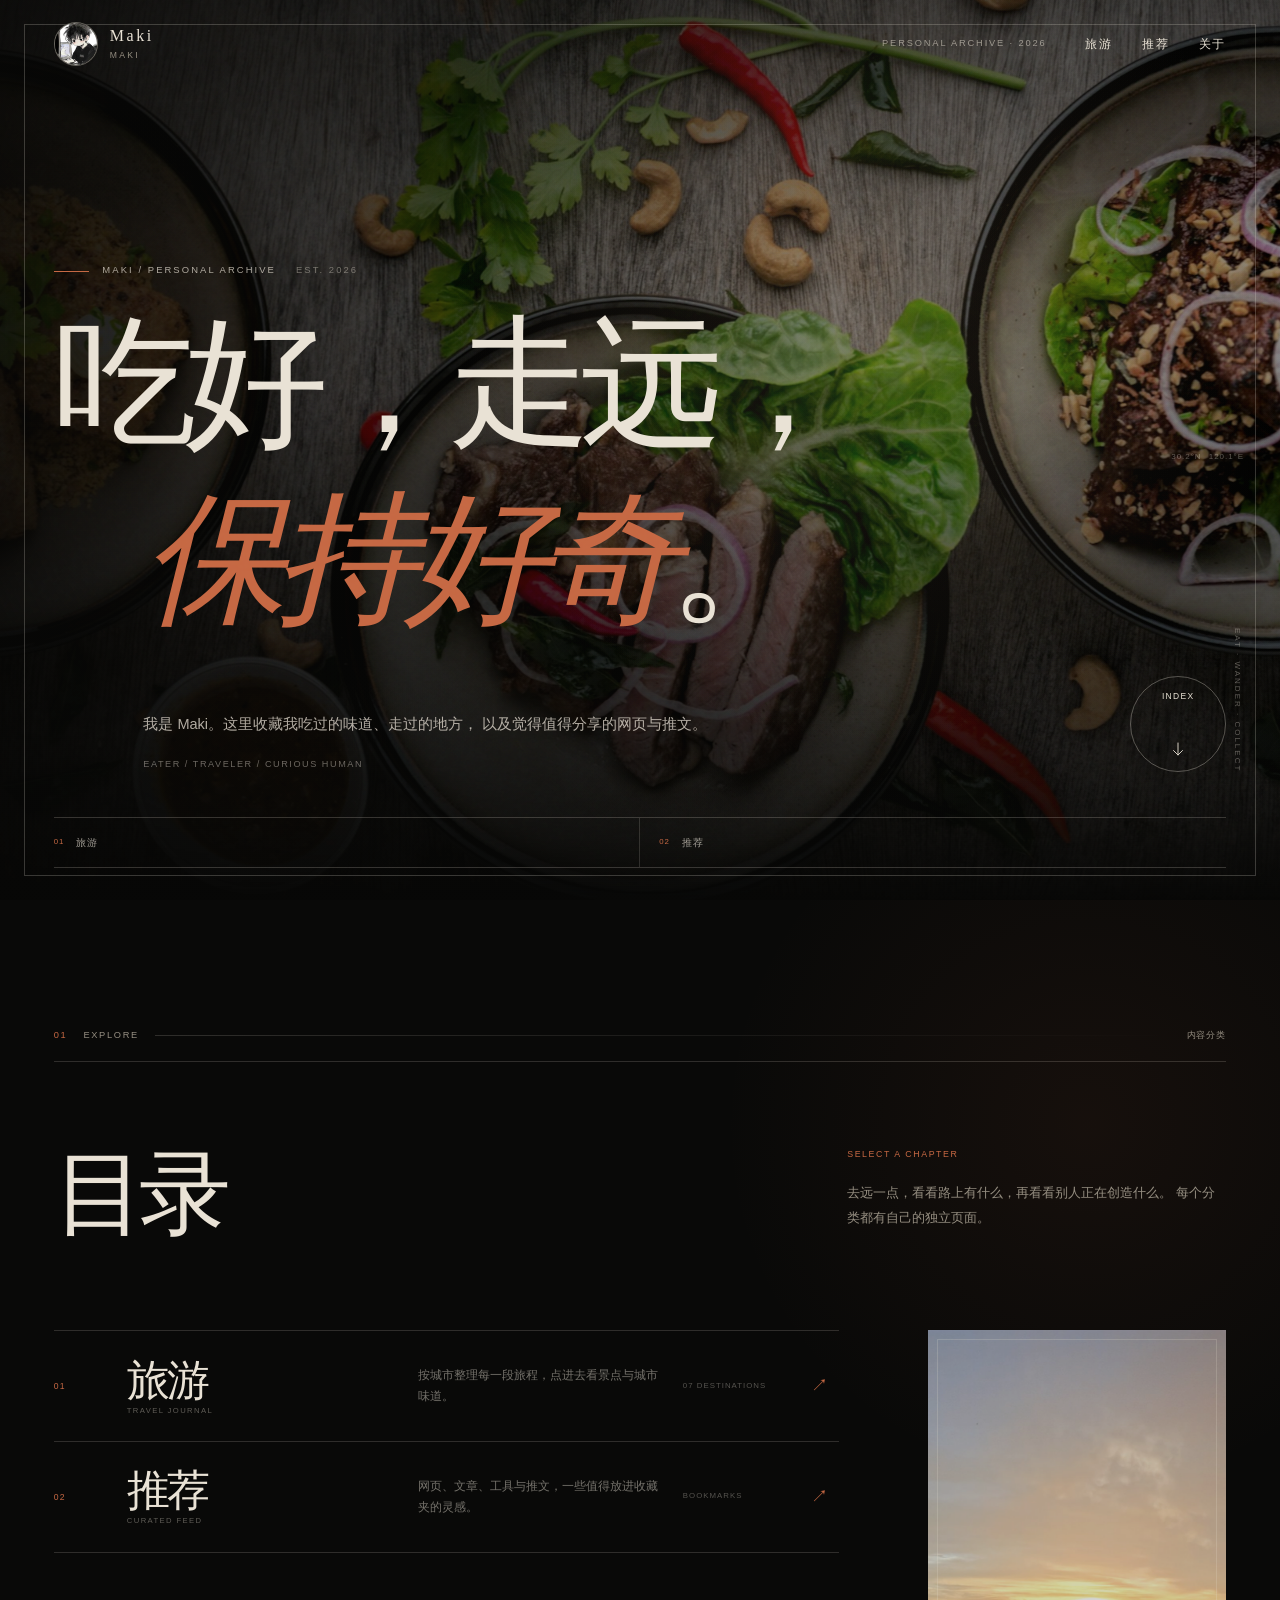
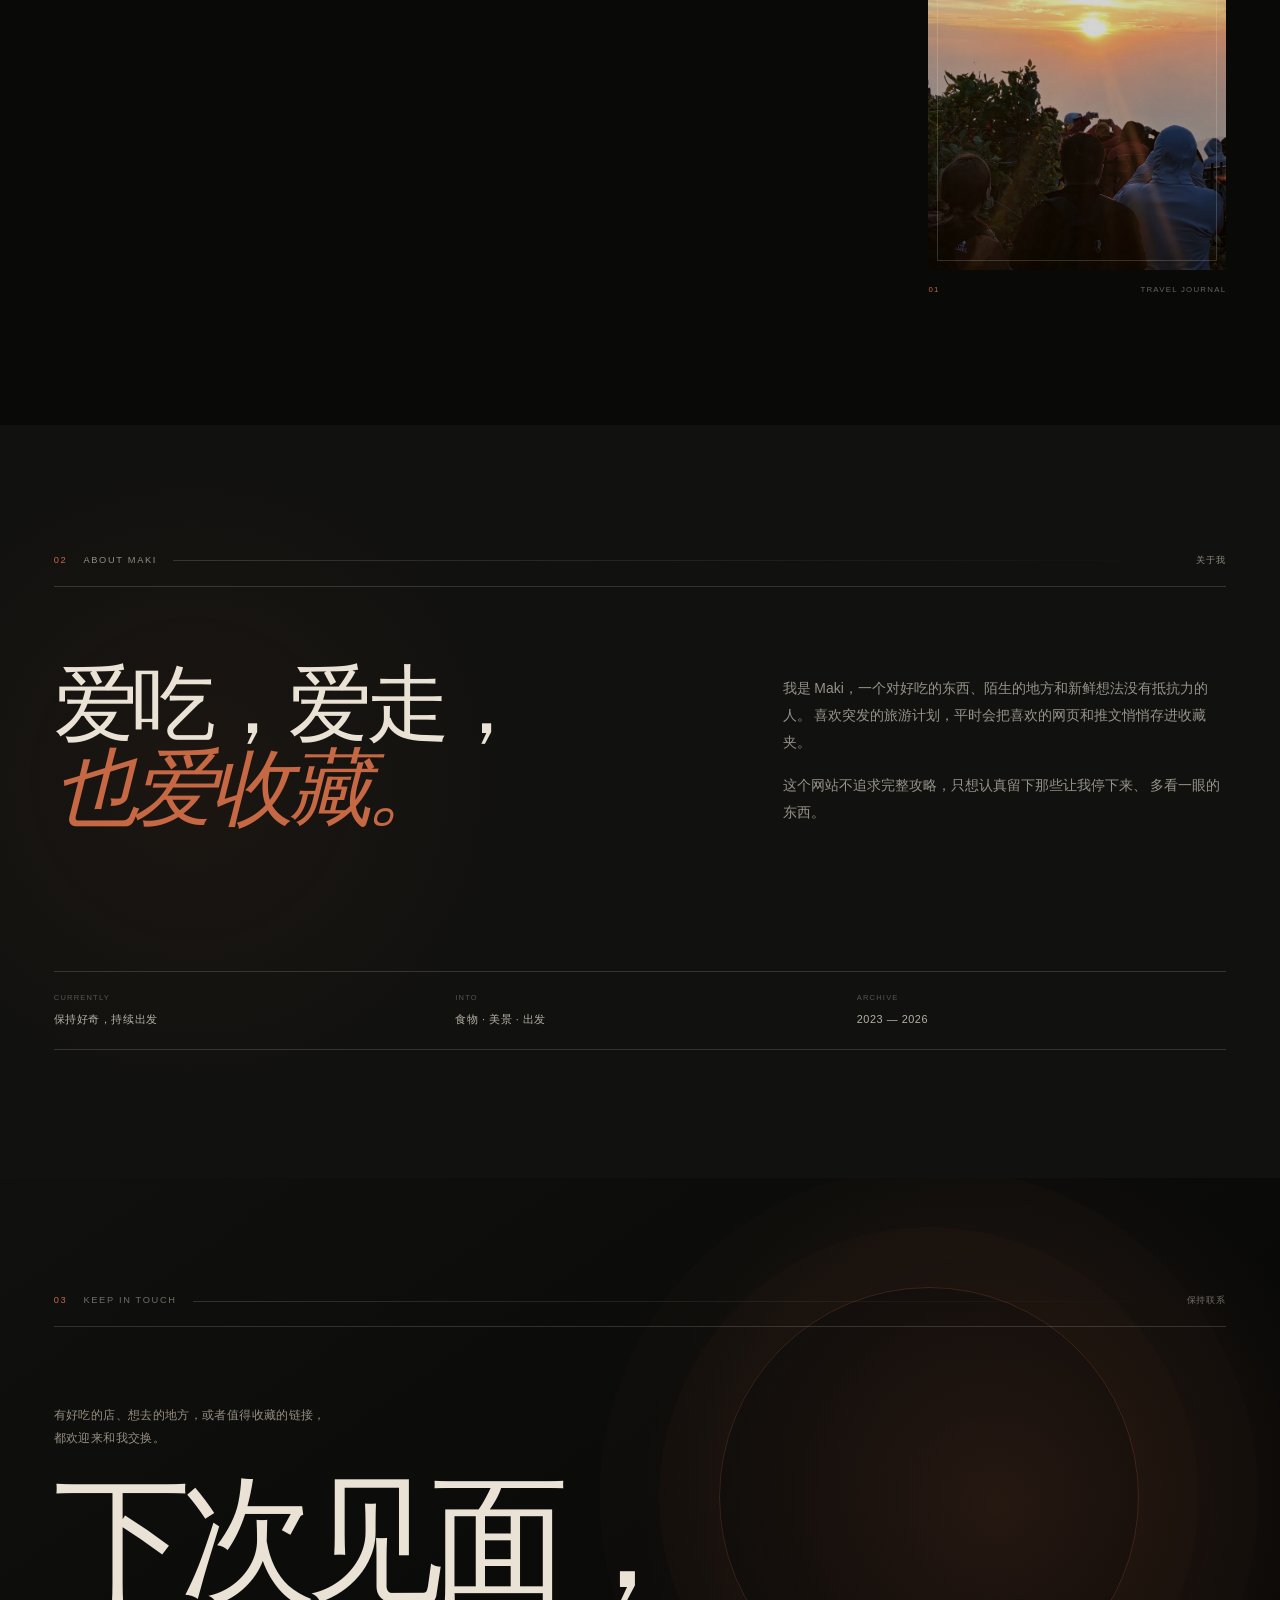
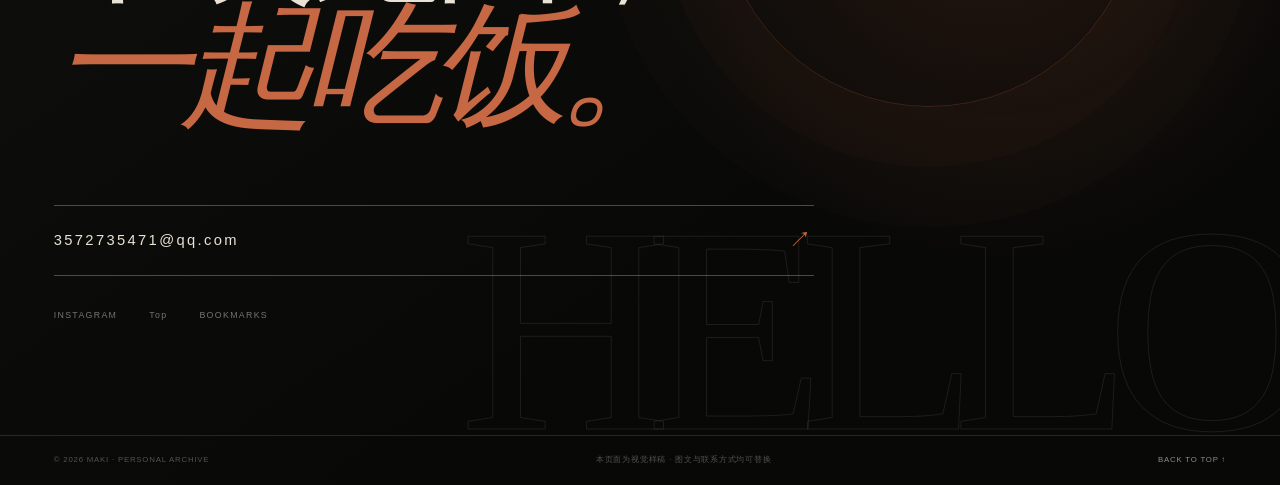
<file: index.html>
<!doctype html>
<html lang="zh-CN" class="no-js">
  <head>
    <meta charset="utf-8" />
    <meta name="viewport" content="width=device-width, initial-scale=1" />
    <meta
      name="description"
      content="Maki 的个人档案：按地点整理的旅行记录与网页推文推荐。"
    />
    <meta name="theme-color" content="#090908" />
    <title>Maki｜旅行与推荐</title>
    <script>
      document.documentElement.classList.replace("no-js", "js");
    </script>
    <link rel="stylesheet" href="./styles.css" />
  </head>
  <body class="home-page">
    <a class="skip-link" href="#main">跳到正文</a>

    <div class="page-progress" aria-hidden="true">
      <span data-progress-bar></span>
    </div>
    <div class="noise" aria-hidden="true"></div>

    <header class="site-header" data-header>
      <a class="brand" href="#top" aria-label="返回主页顶部">
        <span class="brand__mark brand__mark--avatar">
          <img
            src="./assets/images/avatar.jpg"
            alt="Maki 的头像"
            width="44"
            height="44"
          />
        </span>
        <span class="brand__text">Maki <span>MAKI</span></span>
      </a>

      <div class="header__right">
        <p class="header__note">PERSONAL ARCHIVE · 2026</p>
        <nav class="desktop-nav" aria-label="主导航">
          <a href="./travel.html">旅游</a>
          <a href="./recommendations.html">推荐</a>
          <a href="#about">关于</a>
        </nav>
        <button
          class="menu-toggle"
          type="button"
          aria-controls="mobile-menu"
          aria-expanded="false"
          data-menu-toggle
        >
          <span>MENU</span>
          <span class="menu-toggle__lines" aria-hidden="true">
            <i></i><i></i>
          </span>
        </button>
      </div>
    </header>

    <div class="mobile-menu" id="mobile-menu" aria-hidden="true" data-mobile-menu>
      <nav aria-label="移动端导航">
        <a href="./travel.html"><span>01</span>旅游</a>
        <a href="./recommendations.html"><span>02</span>推荐</a>
        <a href="#about"><span>03</span>关于 Maki</a>
      </nav>
      <div class="mobile-menu__foot">
        <p>吃点好的，去远一点，<br />保持好奇。</p>
        <span>MAKI · PERSONAL ARCHIVE</span>
      </div>
    </div>

    <main id="main">
      <section class="home-hero" id="top" aria-labelledby="home-hero-title" data-hero>
        <div class="home-hero__media" aria-hidden="true">
          <img
            src="./assets/images/food-hero.jpg"
            alt=""
            data-hero-image
            fetchpriority="high"
          />
        </div>
        <div class="home-hero__veil" aria-hidden="true"></div>
        <div class="hero__light" aria-hidden="true"></div>
        <div class="hero__frame" aria-hidden="true"></div>

        <div class="home-hero__content container">
          <p class="eyebrow home-hero__eyebrow">
            <span>MAKI / PERSONAL ARCHIVE</span>
            <span>EST. 2026</span>
          </p>

          <h1 class="home-hero__title" id="home-hero-title">
            <span>吃好，走远，</span>
            <span><em>保持好奇</em>。</span>
          </h1>

          <div class="home-hero__bottom">
            <div class="home-hero__intro">
              <p>
                我是 Maki。这里收藏我吃过的味道、走过的地方，
                以及觉得值得分享的网页与推文。
              </p>
              <span>EATER / TRAVELER / CURIOUS HUMAN</span>
            </div>
            <a class="circle-link" href="#categories" aria-label="浏览内容分类">
              <span>INDEX</span>
              <svg viewBox="0 0 24 24" aria-hidden="true">
                <path d="M12 4v16M6 14l6 6 6-6" />
              </svg>
            </a>
          </div>

          <nav
            class="home-hero__chapters home-hero__chapters--two"
            aria-label="快速分类导航"
            data-home-chapters
          ></nav>
        </div>

        <p class="home-hero__aside" aria-hidden="true">EAT · WANDER · COLLECT</p>
        <p class="home-hero__coords" aria-hidden="true">
          <span>30.2°N</span>
          <span>120.1°E</span>
        </p>
      </section>

      <section class="category-section section-pad" id="categories" aria-labelledby="categories-title">
        <div class="container">
          <div class="section-kicker" data-reveal>
            <span class="section-kicker__num">01</span>
            <span>EXPLORE</span>
            <i aria-hidden="true"></i>
            <span>内容分类</span>
          </div>

          <div class="category-section__head">
            <h2 id="categories-title" data-reveal>
              目录<br /><em>      </em>
            </h2>
            <div data-reveal>
              <span>SELECT A CHAPTER</span>
              <p>
                去远一点，看看路上有什么，再看看别人正在创造什么。
                每个分类都有自己的独立页面。
              </p>
            </div>
          </div>

          <div class="category-layout">
            <div class="category-list" data-reveal data-category-list></div>

            <aside class="category-preview" aria-hidden="true" data-reveal>
              <div class="category-preview__image">
                <img
                  src="./assets/images/siguniang.jpg"
                  alt=""
                  data-category-preview
                />
              </div>
              <div class="category-preview__caption">
                <span data-category-index>01</span>
                <span data-category-caption>TRAVEL JOURNAL</span>
              </div>
            </aside>
          </div>
        </div>
      </section>

      <section class="home-about section-pad" id="about" aria-labelledby="about-title">
        <div class="container">
          <div class="section-kicker" data-reveal>
            <span class="section-kicker__num">02</span>
            <span>ABOUT MAKI</span>
            <i aria-hidden="true"></i>
            <span>关于我</span>
          </div>

          <div class="home-about__grid">
            <h2 id="about-title" data-reveal>
              爱吃，爱走，<br /><em>也爱收藏。</em>
            </h2>
            <div class="home-about__copy" data-reveal>
              <p>
                我是 Maki，一个对好吃的东西、陌生的地方和新鲜想法没有抵抗力的人。
                喜欢突发的旅游计划，平时会把喜欢的网页和推文悄悄存进收藏夹。
              </p>
              <p>
                这个网站不追求完整攻略，只想认真留下那些让我停下来、
                多看一眼的东西。
              </p>
            </div>
            <div class="home-about__facts" data-reveal>
              <div><span>CURRENTLY</span><strong>保持好奇，持续出发</strong></div>
              <div><span>INTO</span><strong>食物 · 美景 · 出发 </strong></div>
              <div><span>ARCHIVE</span><strong>2023 — 2026</strong></div>
            </div>
          </div>
        </div>
      </section>

      <section class="contact" id="contact" aria-labelledby="contact-title">
        <div class="contact__glow" aria-hidden="true"></div>
        <div class="contact__word" aria-hidden="true">HELLO</div>
        <div class="container contact__content">
          <div class="section-kicker section-kicker--light" data-reveal>
            <span class="section-kicker__num">03</span>
            <span>KEEP IN TOUCH</span>
            <i aria-hidden="true"></i>
            <span>保持联系</span>
          </div>

          <p class="contact__lead" data-reveal>
            有好吃的店、想去的地方，或者值得收藏的链接，
            <br />都欢迎来和我交换。
          </p>
          <h2 id="contact-title" data-reveal>
            下次见面，<br /><em>一起吃饭。</em>
          </h2>

          <a class="contact__mail" href="mailto:hello@yourname.com" data-reveal>
            <span>3572735471@qq.com</span>
            <span aria-hidden="true">↗</span>
          </a>

          <div class="contact__social" data-reveal>
            <a href="#top">INSTAGRAM</a>
            <a href="#top">Top</a>
            <a href="#top">BOOKMARKS</a>
          </div>
        </div>

        <footer class="site-footer container">
          <p>© 2026 MAKI · PERSONAL ARCHIVE</p>
          <p>本页面为视觉样稿 · 图文与联系方式均可替换</p>
          <a href="#top">BACK TO TOP ↑</a>
        </footer>
      </section>
    </main>

    <script src="./content.js"></script>
    <script src="./script.js"></script>
  </body>
</html>
</file>
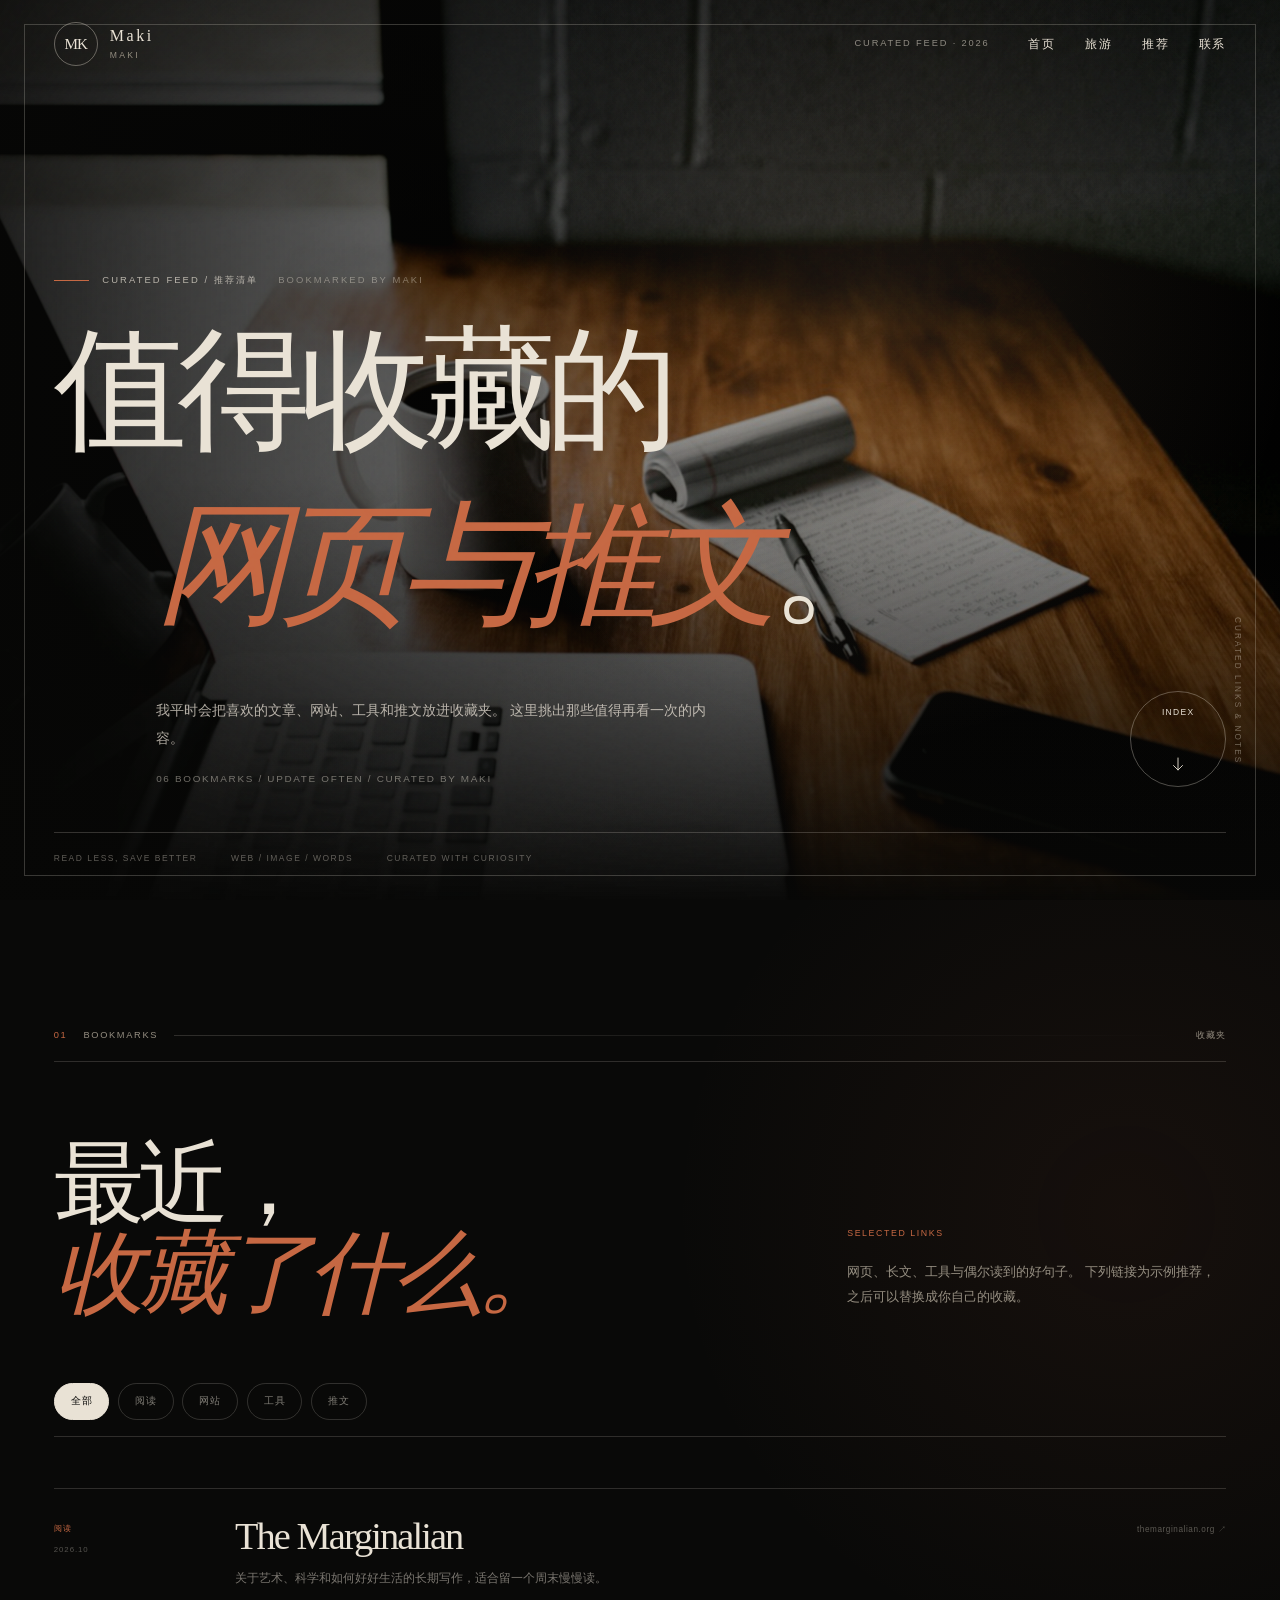
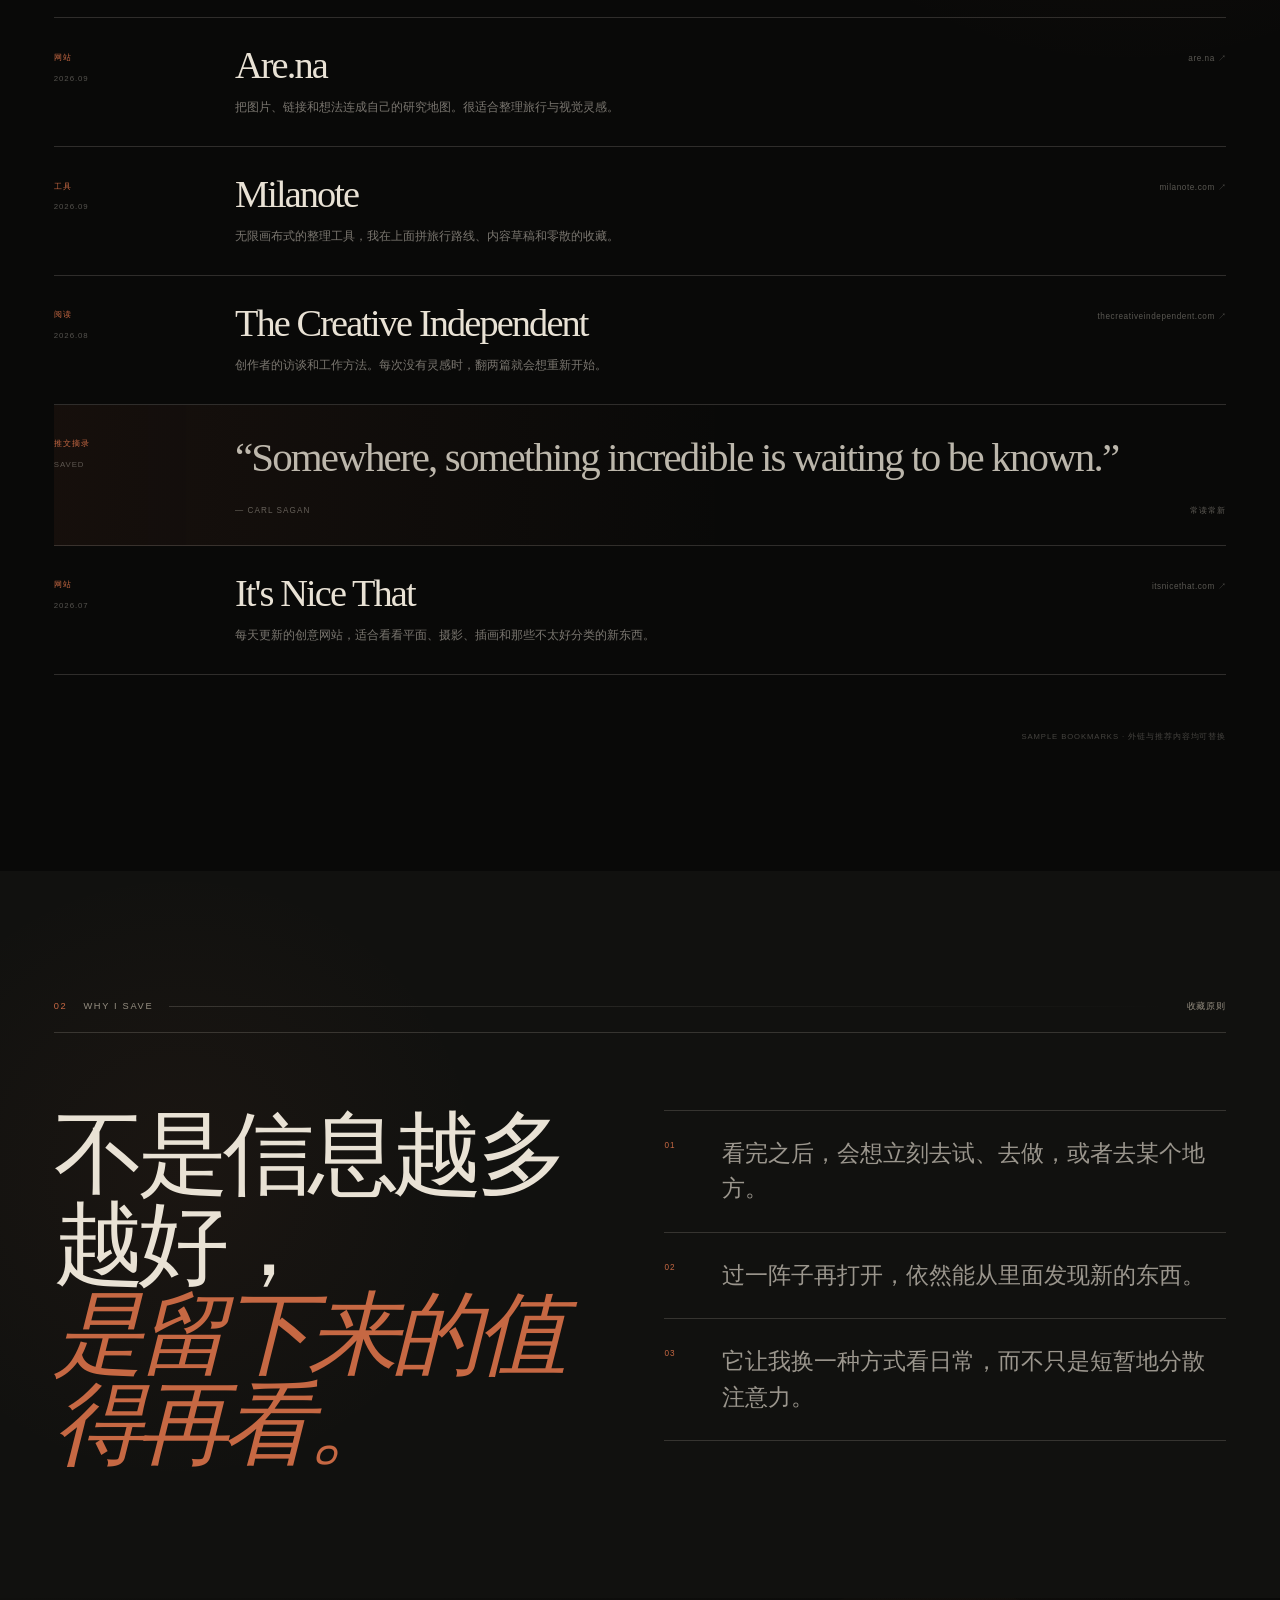
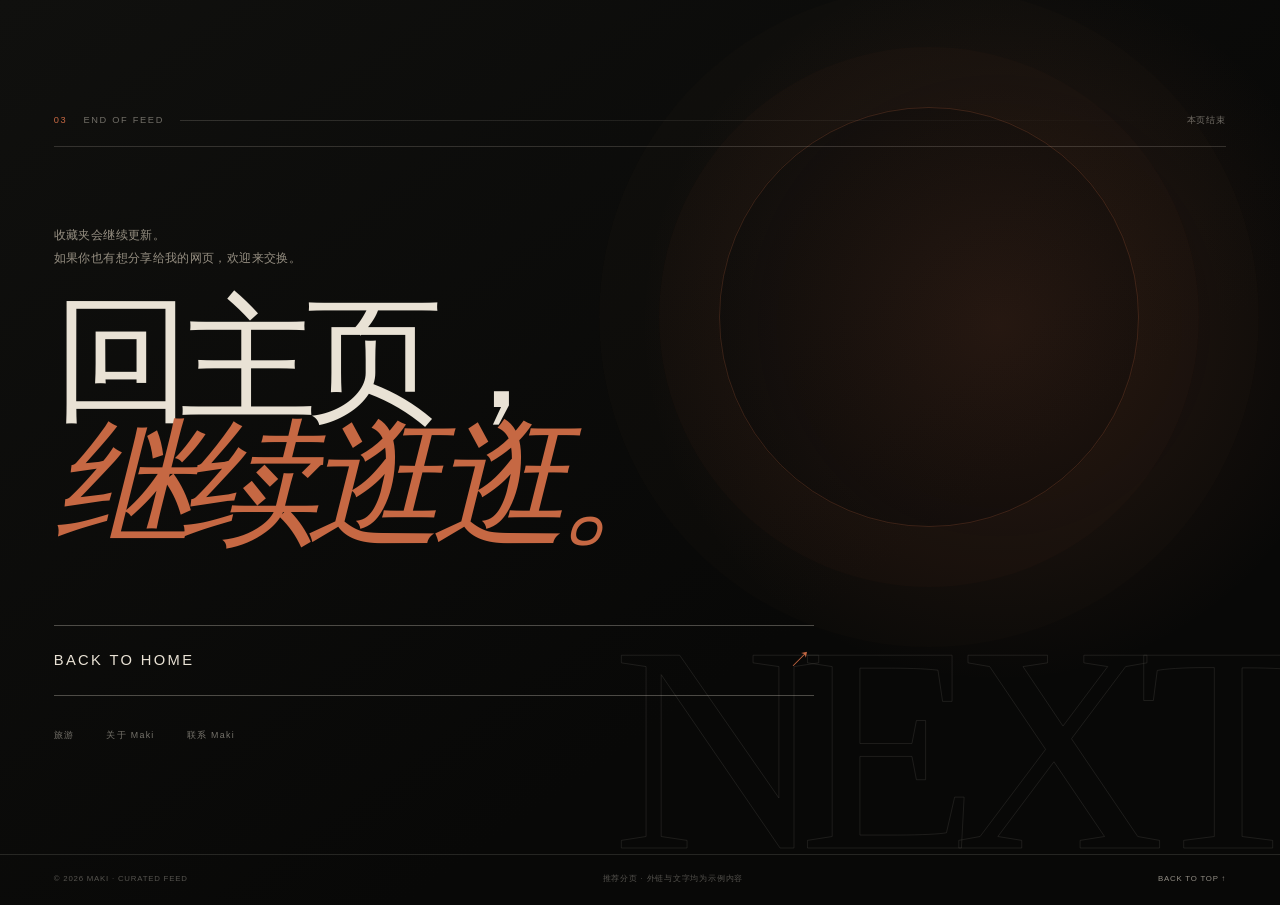
<file: recommendations.html>
<!doctype html>
<html lang="zh-CN" class="no-js">
  <head>
    <meta charset="utf-8" />
    <meta name="viewport" content="width=device-width, initial-scale=1" />
    <meta
      name="description"
      content="Maki 的推荐清单：网页、文章、工具、影像与值得收藏的推文。"
    />
    <meta name="theme-color" content="#090908" />
    <title>推荐清单｜Maki</title>
    <script>
      document.documentElement.classList.replace("no-js", "js");
    </script>
    <link rel="stylesheet" href="./styles.css" />
  </head>
  <body class="feed-page">
    <a class="skip-link" href="#main">跳到正文</a>

    <div class="page-progress" aria-hidden="true">
      <span data-progress-bar></span>
    </div>
    <div class="noise" aria-hidden="true"></div>

    <header class="site-header" data-header>
      <a class="brand" href="./index.html" aria-label="返回主页">
        <span class="brand__mark">MK</span>
        <span class="brand__text">Maki <span>MAKI</span></span>
      </a>

      <div class="header__right">
        <p class="header__note">CURATED FEED · 2026</p>
        <nav class="desktop-nav" aria-label="主导航">
          <a href="./index.html">首页</a>
          <a href="./travel.html">旅游</a>
          <a href="./recommendations.html">推荐</a>
          <a href="./index.html#contact">联系</a>
        </nav>
        <button
          class="menu-toggle"
          type="button"
          aria-controls="mobile-menu"
          aria-expanded="false"
          data-menu-toggle
        >
          <span>MENU</span>
          <span class="menu-toggle__lines" aria-hidden="true">
            <i></i><i></i>
          </span>
        </button>
      </div>
    </header>

    <div class="mobile-menu" id="mobile-menu" aria-hidden="true" data-mobile-menu>
      <nav aria-label="移动端导航">
        <a href="./index.html"><span>01</span>返回主页</a>
        <a href="./travel.html"><span>02</span>旅游</a>
        <a href="./recommendations.html"><span>03</span>推荐</a>
      </nav>
      <div class="mobile-menu__foot">
        <p>把值得再看一次的东西，<br />留在这里。</p>
        <span>MAKI · CURATED FEED</span>
      </div>
    </div>

    <main id="main">
      <section class="hero" id="top" aria-labelledby="feed-hero-title" data-hero>
        <div class="hero__media" aria-hidden="true">
          <img
            src="./assets/images/recommend-desk.jpg"
            alt=""
            data-hero-image
            fetchpriority="high"
          />
        </div>
        <div class="hero__veil" aria-hidden="true"></div>
        <div class="hero__light" aria-hidden="true"></div>
        <div class="hero__frame" aria-hidden="true"></div>

        <div class="hero__content container">
          <p class="eyebrow hero__eyebrow">
            <span>CURATED FEED / 推荐清单</span>
            <span>BOOKMARKED BY MAKI</span>
          </p>

          <h1 class="hero__title" id="feed-hero-title">
            <span class="hero__line"><span>值得收藏的</span></span>
            <span class="hero__line hero__line--indent"
              ><span><em>网页与推文</em>。</span></span
            >
          </h1>

          <div class="hero__bottom">
            <div class="hero__intro">
              <p>
                我平时会把喜欢的文章、网站、工具和推文放进收藏夹。
                这里挑出那些值得再看一次的内容。
              </p>
              <span class="hero__role">06 BOOKMARKS / UPDATE OFTEN / CURATED BY MAKI</span>
            </div>
            <a class="circle-link" href="#feed" aria-label="浏览推荐清单">
              <span>INDEX</span>
              <svg viewBox="0 0 24 24" aria-hidden="true">
                <path d="M12 4v16M6 14l6 6 6-6" />
              </svg>
            </a>
          </div>

          <div class="hero__foot">
            <span>READ LESS, SAVE BETTER</span>
            <span>WEB / IMAGE / WORDS</span>
            <span>CURATED WITH CURIOSITY</span>
          </div>
        </div>

        <p class="hero__aside" aria-hidden="true">CURATED LINKS & NOTES</p>
      </section>

      <section class="feed-section section-pad" id="feed" aria-labelledby="feed-title">
        <div class="container">
          <div class="section-kicker" data-reveal>
            <span class="section-kicker__num">01</span>
            <span>BOOKMARKS</span>
            <i aria-hidden="true"></i>
            <span>收藏夹</span>
          </div>

          <div class="feed-section__head">
            <h2 id="feed-title" data-reveal>
              最近，<br /><em>收藏了什么。</em>
            </h2>
            <div data-reveal>
              <span>SELECTED LINKS</span>
              <p>
                网页、长文、工具与偶尔读到的好句子。
                下列链接为示例推荐，之后可以替换成你自己的收藏。
              </p>
            </div>
          </div>

          <div
            class="food-filter feed-filter"
            role="group"
            aria-label="按推荐类型筛选"
            data-reveal
            data-feed-filters
          >
            <button class="is-active" type="button" data-feed-filter="all" aria-pressed="true">
              全部
            </button>
            <button type="button" data-feed-filter="read" aria-pressed="false">阅读</button>
            <button type="button" data-feed-filter="site" aria-pressed="false">网站</button>
            <button type="button" data-feed-filter="tool" aria-pressed="false">工具</button>
            <button type="button" data-feed-filter="tweet" aria-pressed="false">推文</button>
          </div>

          <div class="feed-list" data-feed-list>
            <article class="feed-item" data-feed-category="read" data-reveal>
              <div class="feed-item__meta">
                <span>阅读</span>
                <time>2026.10</time>
              </div>
              <a
                class="feed-item__main"
                href="https://www.themarginalian.org/"
                target="_blank"
                rel="noopener noreferrer"
              >
                <div>
                  <h3>The Marginalian</h3>
                  <p>关于艺术、科学和如何好好生活的长期写作，适合留一个周末慢慢读。</p>
                </div>
                <span class="feed-item__source">themarginalian.org ↗</span>
              </a>
            </article>

            <article class="feed-item" data-feed-category="site" data-reveal>
              <div class="feed-item__meta">
                <span>网站</span>
                <time>2026.09</time>
              </div>
              <a
                class="feed-item__main"
                href="https://www.are.na/"
                target="_blank"
                rel="noopener noreferrer"
              >
                <div>
                  <h3>Are.na</h3>
                  <p>把图片、链接和想法连成自己的研究地图。很适合整理旅行与视觉灵感。</p>
                </div>
                <span class="feed-item__source">are.na ↗</span>
              </a>
            </article>

            <article class="feed-item" data-feed-category="tool" data-reveal>
              <div class="feed-item__meta">
                <span>工具</span>
                <time>2026.09</time>
              </div>
              <a
                class="feed-item__main"
                href="https://milanote.com/"
                target="_blank"
                rel="noopener noreferrer"
              >
                <div>
                  <h3>Milanote</h3>
                  <p>无限画布式的整理工具，我在上面拼旅行路线、内容草稿和零散的收藏。</p>
                </div>
                <span class="feed-item__source">milanote.com ↗</span>
              </a>
            </article>

            <article class="feed-item" data-feed-category="read" data-reveal>
              <div class="feed-item__meta">
                <span>阅读</span>
                <time>2026.08</time>
              </div>
              <a
                class="feed-item__main"
                href="https://thecreativeindependent.com/"
                target="_blank"
                rel="noopener noreferrer"
              >
                <div>
                  <h3>The Creative Independent</h3>
                  <p>创作者的访谈和工作方法。每次没有灵感时，翻两篇就会想重新开始。</p>
                </div>
                <span class="feed-item__source">thecreativeindependent.com ↗</span>
              </a>
            </article>

            <article class="feed-item feed-item--quote" data-feed-category="tweet" data-reveal>
              <div class="feed-item__meta">
                <span>推文摘录</span>
                <time>SAVED</time>
              </div>
              <div>
                <blockquote>
                  “Somewhere, something incredible is waiting to be known.”
                </blockquote>
                <div class="feed-item__quote-foot">
                  <span>— CARL SAGAN</span>
                  <span>常读常新</span>
                </div>
              </div>
            </article>

            <article class="feed-item" data-feed-category="site" data-reveal>
              <div class="feed-item__meta">
                <span>网站</span>
                <time>2026.07</time>
              </div>
              <a
                class="feed-item__main"
                href="https://www.itsnicethat.com/"
                target="_blank"
                rel="noopener noreferrer"
              >
                <div>
                  <h3>It's Nice That</h3>
                  <p>每天更新的创意网站，适合看看平面、摄影、插画和那些不太好分类的新东西。</p>
                </div>
                <span class="feed-item__source">itsnicethat.com ↗</span>
              </a>
            </article>
          </div>

          <p class="food-demo-note">SAMPLE BOOKMARKS · 外链与推荐内容均可替换</p>
        </div>
      </section>

      <section class="curation-note section-pad" aria-labelledby="curation-title">
        <div class="container">
          <div class="section-kicker" data-reveal>
            <span class="section-kicker__num">02</span>
            <span>WHY I SAVE</span>
            <i aria-hidden="true"></i>
            <span>收藏原则</span>
          </div>

          <div class="curation-note__grid">
            <h2 id="curation-title" data-reveal>
              不是信息越多越好，<br /><em>是留下来的值得再看。</em>
            </h2>
            <div class="curation-note__points">
              <div data-reveal>
                <span>01</span>
                <p>看完之后，会想立刻去试、去做，或者去某个地方。</p>
              </div>
              <div data-reveal>
                <span>02</span>
                <p>过一阵子再打开，依然能从里面发现新的东西。</p>
              </div>
              <div data-reveal>
                <span>03</span>
                <p>它让我换一种方式看日常，而不只是短暂地分散注意力。</p>
              </div>
            </div>
          </div>
        </div>
      </section>

      <section class="contact" id="feed-end" aria-labelledby="feed-end-title">
        <div class="contact__glow" aria-hidden="true"></div>
        <div class="contact__word" aria-hidden="true">NEXT</div>
        <div class="container contact__content">
          <div class="section-kicker section-kicker--light" data-reveal>
            <span class="section-kicker__num">03</span>
            <span>END OF FEED</span>
            <i aria-hidden="true"></i>
            <span>本页结束</span>
          </div>

          <p class="contact__lead" data-reveal>
            收藏夹会继续更新。
            <br />如果你也有想分享给我的网页，欢迎来交换。
          </p>
          <h2 id="feed-end-title" data-reveal>
            回主页，<br /><em>继续逛逛。</em>
          </h2>

          <a class="contact__mail" href="./index.html" data-reveal>
            <span>BACK TO HOME</span>
            <span aria-hidden="true">↗</span>
          </a>

          <div class="contact__social" data-reveal>
            <a href="./travel.html">旅游</a>
            <a href="./index.html#about">关于 Maki</a>
            <a href="./index.html#contact">联系 Maki</a>
          </div>
        </div>

        <footer class="site-footer container">
          <p>© 2026 MAKI · CURATED FEED</p>
          <p>推荐分页 · 外链与文字均为示例内容</p>
          <a href="#top">BACK TO TOP ↑</a>
        </footer>
      </section>
    </main>

    <script src="./content.js"></script>
    <script src="./script.js"></script>
  </body>
</html>
</file>
<file: styles.css>
:root {
  --ink: #090908;
  --ink-soft: #11110f;
  --ink-raised: #171713;
  --cream: #e9e2d5;
  --cream-soft: #d7cfc0;
  --muted: #958e81;
  --line: rgba(233, 226, 213, 0.17);
  --accent: #c66843;
  --serif: "Iowan Old Style", "Bodoni 72", "Times New Roman", "Songti SC",
    "STSong", "SimSun", serif;
  --sans: "Helvetica Neue", "PingFang SC", "Microsoft YaHei", "Noto Sans SC",
    sans-serif;
  --pad: clamp(1.25rem, 4.2vw, 4.75rem);
  --ease: cubic-bezier(0.22, 1, 0.36, 1);
}

*,
*::before,
*::after {
  box-sizing: border-box;
}

html {
  scroll-behavior: smooth;
  background: var(--ink);
}

body {
  margin: 0;
  min-width: 320px;
  overflow-x: hidden;
  background: var(--ink);
  color: var(--cream);
  font-family: var(--sans);
  font-size: 16px;
  line-height: 1.65;
  -webkit-font-smoothing: antialiased;
  text-rendering: optimizeLegibility;
}

body.menu-open,
body.dialog-open {
  overflow: hidden;
}

img {
  display: block;
  max-width: 100%;
}

button,
a {
  color: inherit;
}

button {
  font: inherit;
}

a {
  text-decoration: none;
}

p,
h1,
h2,
h3,
blockquote,
figure {
  margin: 0;
}

::selection {
  background: var(--accent);
  color: #fffaf1;
}

:focus-visible {
  outline: 1px solid var(--cream);
  outline-offset: 5px;
}

.skip-link {
  position: fixed;
  top: 1rem;
  left: 1rem;
  z-index: 200;
  padding: 0.75rem 1rem;
  background: var(--cream);
  color: var(--ink);
  transform: translateY(-150%);
  transition: transform 0.25s ease;
}

.skip-link:focus {
  transform: translateY(0);
}

.container {
  width: min(100%, 1560px);
  margin-inline: auto;
  padding-inline: var(--pad);
}

.section-pad {
  padding-block: clamp(6.5rem, 10vw, 11rem);
}

.page-progress {
  position: fixed;
  inset: 0 0 auto;
  z-index: 100;
  height: 2px;
  pointer-events: none;
}

.page-progress span {
  display: block;
  width: 100%;
  height: 100%;
  background: var(--accent);
  transform: scaleX(0);
  transform-origin: left center;
}

.noise {
  position: fixed;
  inset: 0;
  z-index: 90;
  opacity: 0.065;
  pointer-events: none;
  background-image: url("data:image/svg+xml,%3Csvg viewBox='0 0 180 180' xmlns='http://www.w3.org/2000/svg'%3E%3Cfilter id='n'%3E%3CfeTurbulence type='fractalNoise' baseFrequency='.82' numOctaves='4' stitchTiles='stitch'/%3E%3C/filter%3E%3Crect width='100%25' height='100%25' filter='url(%23n)' opacity='.65'/%3E%3C/svg%3E");
  mix-blend-mode: soft-light;
}

.site-header {
  position: fixed;
  inset: 0 0 auto;
  z-index: 60;
  display: flex;
  align-items: center;
  justify-content: space-between;
  min-height: 88px;
  padding: 1.25rem var(--pad);
  transition: background-color 0.4s ease, border-color 0.4s ease;
}

.site-header::before {
  content: "";
  position: absolute;
  inset: 0;
  z-index: -1;
  opacity: 0;
  background: linear-gradient(to bottom, rgba(9, 9, 8, 0.94), rgba(9, 9, 8, 0));
  transition: opacity 0.4s ease;
}

.site-header.is-scrolled::before {
  opacity: 1;
}

.brand {
  display: flex;
  align-items: center;
  gap: 0.75rem;
}

.brand__mark {
  display: grid;
  place-items: center;
  width: 44px;
  height: 44px;
  border: 1px solid rgba(233, 226, 213, 0.38);
  border-radius: 50%;
  font-family: var(--serif);
  font-size: 0.95rem;
  letter-spacing: -0.06em;
}

.brand__mark--avatar {
  overflow: hidden;
  padding: 0;
  background: var(--ink-raised);
}

.brand__mark--avatar img {
  width: 100%;
  height: 100%;
  object-fit: cover;
  object-position: center;
}

.brand__text {
  font-family: var(--serif);
  font-size: 1rem;
  letter-spacing: 0.16em;
  line-height: 1;
}

.brand__text > span {
  display: block;
  margin-top: 0.45rem;
  color: var(--muted);
  font-family: var(--sans);
  font-size: 0.54rem;
  letter-spacing: 0.26em;
}

.header__right {
  display: flex;
  align-items: center;
  gap: clamp(1.5rem, 3vw, 3.6rem);
}

.header__note {
  color: rgba(233, 226, 213, 0.56);
  font-size: 0.58rem;
  letter-spacing: 0.2em;
}

.desktop-nav {
  display: flex;
  align-items: center;
  gap: clamp(1.25rem, 2.3vw, 2.6rem);
}

.desktop-nav a {
  position: relative;
  padding-block: 0.35rem;
  font-size: 0.78rem;
  letter-spacing: 0.14em;
}

.desktop-nav a::after {
  content: "";
  position: absolute;
  right: 0;
  bottom: 0;
  left: 0;
  height: 1px;
  background: var(--cream);
  transform: scaleX(0);
  transform-origin: right;
  transition: transform 0.35s var(--ease);
}

.desktop-nav a:hover::after {
  transform: scaleX(1);
  transform-origin: left;
}

.menu-toggle {
  display: none;
  align-items: center;
  gap: 0.65rem;
  padding: 0;
  border: 0;
  background: transparent;
  cursor: pointer;
}

.menu-toggle > span:first-child {
  font-size: 0.63rem;
  letter-spacing: 0.2em;
}

.menu-toggle__lines {
  position: relative;
  width: 24px;
  height: 12px;
}

.menu-toggle__lines i {
  position: absolute;
  right: 0;
  display: block;
  width: 22px;
  height: 1px;
  background: var(--cream);
  transition: transform 0.35s var(--ease), top 0.35s var(--ease);
}

.menu-toggle__lines i:first-child {
  top: 2px;
}

.menu-toggle__lines i:last-child {
  top: 9px;
}

.menu-toggle[aria-expanded="true"] .menu-toggle__lines i:first-child {
  top: 6px;
  transform: rotate(45deg);
}

.menu-toggle[aria-expanded="true"] .menu-toggle__lines i:last-child {
  top: 6px;
  transform: rotate(-45deg);
}

.mobile-menu {
  position: fixed;
  inset: 0;
  z-index: 55;
  display: flex;
  visibility: hidden;
  flex-direction: column;
  justify-content: space-between;
  padding: 8rem var(--pad) 2rem;
  background:
    radial-gradient(circle at 80% 20%, rgba(198, 104, 67, 0.15), transparent 35%),
    var(--ink);
  opacity: 0;
  transition: opacity 0.45s var(--ease), visibility 0.45s;
}

.mobile-menu.is-open {
  visibility: visible;
  opacity: 1;
}

.mobile-menu nav {
  display: flex;
  flex-direction: column;
}

.mobile-menu nav a {
  display: flex;
  align-items: baseline;
  gap: 1.25rem;
  padding-block: 1rem;
  border-bottom: 1px solid var(--line);
  font-family: var(--serif);
  font-size: clamp(2.2rem, 9vw, 4.5rem);
  letter-spacing: -0.04em;
}

.mobile-menu nav a span {
  min-width: 2rem;
  color: var(--accent);
  font-family: var(--sans);
  font-size: 0.62rem;
  letter-spacing: 0.12em;
}

.mobile-menu__foot {
  display: flex;
  align-items: end;
  justify-content: space-between;
  gap: 2rem;
  color: var(--muted);
  font-size: 0.75rem;
  line-height: 1.8;
}

.mobile-menu__foot span {
  font-size: 0.58rem;
  letter-spacing: 0.16em;
}

.hero {
  position: relative;
  isolation: isolate;
  display: flex;
  align-items: flex-end;
  min-height: 100svh;
  overflow: hidden;
  padding: 8.5rem 0 2.1rem;
}

.hero__media {
  position: absolute;
  inset: -5%;
  z-index: -3;
  overflow: hidden;
}

.hero__media img {
  width: 100%;
  height: 100%;
  object-fit: cover;
  object-position: center 54%;
  filter: brightness(0.8) saturate(0.92) contrast(1.05);
  transform: scale(1.04);
  will-change: transform;
}

.hero__veil {
  position: absolute;
  inset: 0;
  z-index: -2;
  background:
    linear-gradient(90deg, rgba(7, 7, 6, 0.88) 0%, rgba(7, 7, 6, 0.3) 57%, rgba(7, 7, 6, 0.16) 100%),
    linear-gradient(0deg, rgba(7, 7, 6, 0.98) 0%, rgba(7, 7, 6, 0) 47%),
    linear-gradient(180deg, rgba(7, 7, 6, 0.5) 0%, rgba(7, 7, 6, 0) 25%);
}

.hero__light {
  position: absolute;
  inset: 0;
  z-index: -1;
  pointer-events: none;
  background: radial-gradient(
    650px circle at var(--mx, 68%) var(--my, 36%),
    rgba(236, 195, 147, 0.1),
    transparent 65%
  );
}

.hero__frame {
  position: absolute;
  inset: 24px;
  border: 1px solid rgba(233, 226, 213, 0.22);
  pointer-events: none;
}

.hero__content {
  position: relative;
  width: 100%;
}

.eyebrow {
  display: flex;
  align-items: center;
  gap: 1.25rem;
  color: rgba(233, 226, 213, 0.72);
  font-size: 0.59rem;
  letter-spacing: 0.22em;
}

.eyebrow span:first-child::before {
  content: "";
  display: inline-block;
  width: 35px;
  height: 1px;
  margin-right: 0.85rem;
  vertical-align: middle;
  background: var(--accent);
}

.hero__eyebrow {
  margin-bottom: clamp(1.6rem, 4vh, 3.4rem);
  animation: fade-up 1s 0.25s var(--ease) both;
}

.hero__eyebrow span:last-child {
  color: rgba(233, 226, 213, 0.42);
}

.hero__title {
  max-width: 12em;
  font-family: var(--serif);
  font-size: clamp(4.25rem, 10.4vw, 10.7rem);
  font-weight: 400;
  letter-spacing: -0.075em;
  line-height: 1.02;
  text-wrap: nowrap;
}

.hero__line {
  display: block;
  overflow: hidden;
  padding-right: 0.08em;
  padding-bottom: 0.08em;
}

.hero__line > span {
  display: block;
}

.hero__line--indent {
  margin-top: clamp(0.9rem, 2.2vw, 2.2rem);
  margin-left: clamp(1rem, 8vw, 8.5rem);
}

.hero__line em {
  color: var(--accent);
  font-weight: 400;
}

.js .hero__line > span {
  transform: translateY(115%);
  animation: title-rise 1.15s var(--ease) forwards;
}

.js .hero__line:first-child > span {
  animation-delay: 0.35s;
}

.js .hero__line:last-child > span {
  animation-delay: 0.5s;
}

.hero__bottom {
  display: flex;
  align-items: flex-end;
  justify-content: space-between;
  gap: 2rem;
  max-width: 920px;
  margin-top: clamp(2.4rem, 5.2vh, 4.8rem);
  margin-left: clamp(0rem, 8vw, 8.5rem);
  animation: fade-up 1s 0.85s var(--ease) both;
}

.hero__intro {
  max-width: 560px;
}

.hero__intro p {
  color: rgba(233, 226, 213, 0.75);
  font-size: clamp(0.9rem, 1.1vw, 1rem);
  line-height: 2;
}

.hero__role {
  display: block;
  margin-top: 1.1rem;
  color: rgba(233, 226, 213, 0.46);
  font-size: 0.62rem;
  letter-spacing: 0.17em;
}

.circle-link {
  display: grid;
  flex: 0 0 auto;
  place-items: center;
  width: 96px;
  height: 96px;
  border: 1px solid rgba(233, 226, 213, 0.32);
  border-radius: 50%;
  font-size: 0.53rem;
  letter-spacing: 0.16em;
  transition: background-color 0.35s ease, border-color 0.35s ease,
    color 0.35s ease;
}

.circle-link svg {
  width: 18px;
  margin-top: 0.55rem;
  fill: none;
  stroke: currentColor;
  stroke-linecap: round;
  stroke-linejoin: round;
  stroke-width: 1.2;
}

.circle-link:hover {
  border-color: var(--cream);
  background: var(--cream);
  color: var(--ink);
}

.hero__foot {
  display: flex;
  gap: 2.1rem;
  margin-top: clamp(2.2rem, 5vh, 4.5rem);
  padding-top: 1.2rem;
  border-top: 1px solid rgba(233, 226, 213, 0.2);
  color: rgba(233, 226, 213, 0.38);
  font-size: 0.53rem;
  letter-spacing: 0.18em;
  animation: fade-up 1s 1s var(--ease) both;
}

.hero__aside {
  position: absolute;
  right: 2.25rem;
  bottom: 8.5rem;
  color: rgba(233, 226, 213, 0.4);
  font-size: 0.51rem;
  letter-spacing: 0.26em;
  writing-mode: vertical-rl;
}

.hero__coords {
  position: absolute;
  top: 50%;
  right: 2.25rem;
  display: flex;
  gap: 0.45rem;
  color: rgba(233, 226, 213, 0.39);
  font-size: 0.51rem;
  letter-spacing: 0.12em;
}

.section-kicker {
  display: flex;
  align-items: center;
  gap: 1rem;
  padding-bottom: 1.1rem;
  border-bottom: 1px solid var(--line);
  color: var(--muted);
  font-size: 0.58rem;
  letter-spacing: 0.18em;
}

.section-kicker__num {
  color: var(--accent);
}

.section-kicker i {
  flex: 1;
  height: 1px;
  background: linear-gradient(90deg, var(--line), transparent);
}

.section-kicker span:last-child {
  letter-spacing: 0.1em;
}

.about {
  position: relative;
  background:
    radial-gradient(circle at 12% 44%, rgba(198, 104, 67, 0.055), transparent 30%),
    var(--ink);
}

.about__head {
  display: grid;
  grid-template-columns: minmax(0, 1.12fr) minmax(320px, 0.88fr);
  gap: clamp(3rem, 8vw, 10rem);
  align-items: end;
  padding-top: clamp(3.5rem, 6vw, 6.5rem);
}

.about__lead {
  margin-bottom: 1.55rem;
  color: var(--muted);
  font-size: 0.8rem;
  letter-spacing: 0.06em;
  line-height: 1.9;
}

.about h2,
.journeys h2,
.fragments h2 {
  font-family: var(--serif);
  font-size: clamp(3.3rem, 7vw, 7.7rem);
  font-weight: 400;
  letter-spacing: -0.07em;
  line-height: 0.99;
}

.about h2 em,
.journeys h2 em,
.fragments h2 em {
  color: var(--accent);
  font-weight: 400;
}

.about__copy {
  max-width: 540px;
  padding-bottom: 0.4rem;
}

.about__hello {
  margin-bottom: 1.25rem;
  color: var(--cream);
  font-family: var(--serif);
  font-size: clamp(1.45rem, 2.2vw, 2rem);
}

.about__copy > p:not(.about__hello) {
  margin-bottom: 1rem;
  color: rgba(233, 226, 213, 0.63);
  font-size: 0.9rem;
  line-height: 1.95;
}

.text-link {
  display: inline-flex;
  align-items: center;
  gap: 0.85rem;
  margin-top: 1rem;
  padding-bottom: 0.35rem;
  border-bottom: 1px solid rgba(233, 226, 213, 0.4);
  font-size: 0.7rem;
  letter-spacing: 0.12em;
  transition: border-color 0.3s ease, color 0.3s ease;
}

.text-link span {
  color: var(--accent);
  font-size: 1rem;
  transition: transform 0.3s var(--ease);
}

.text-link:hover {
  color: var(--accent);
  border-color: var(--accent);
}

.text-link:hover span {
  transform: translate(3px, 3px);
}

.about__figure {
  display: grid;
  grid-template-columns: minmax(0, 1.85fr) minmax(230px, 0.55fr);
  gap: clamp(1.5rem, 3vw, 3rem);
  align-items: end;
  margin-top: clamp(4rem, 8vw, 8rem);
}

.about__image-wrap {
  position: relative;
  overflow: hidden;
}

.about__image-wrap::after {
  content: "";
  position: absolute;
  inset: 0;
  background: linear-gradient(90deg, rgba(9, 9, 8, 0.14), transparent 55%);
  pointer-events: none;
}

.about__image-wrap img {
  width: 100%;
  aspect-ratio: 16 / 8.5;
  object-fit: cover;
  filter: grayscale(0) saturate(0.92) brightness(0.88);
  transition: filter 0.8s ease, transform 1s var(--ease);
}

.about__image-wrap:hover img {
  filter: grayscale(0) saturate(1) brightness(0.96);
  transform: scale(1.025);
}

.image-stamp {
  position: absolute;
  bottom: 1rem;
  left: 1rem;
  z-index: 1;
  padding: 0.45rem 0.7rem;
  border: 1px solid rgba(233, 226, 213, 0.35);
  background: rgba(9, 9, 8, 0.34);
  color: rgba(233, 226, 213, 0.7);
  font-size: 0.49rem;
  letter-spacing: 0.18em;
  backdrop-filter: blur(6px);
}

.about__figure figcaption > p {
  max-width: 360px;
  color: rgba(233, 226, 213, 0.69);
  font-family: var(--serif);
  font-size: clamp(1.1rem, 1.55vw, 1.4rem);
  line-height: 1.65;
}

.about__stats {
  display: flex;
  flex-wrap: wrap;
  gap: 1.1rem 1.8rem;
  margin-top: 2.3rem;
  padding-top: 1.4rem;
  border-top: 1px solid var(--line);
}

.about__stats span {
  display: flex;
  flex-direction: column;
  color: var(--muted);
  font-size: 0.57rem;
  letter-spacing: 0.1em;
}

.about__stats b {
  margin-bottom: 0.35rem;
  color: var(--cream);
  font-family: var(--serif);
  font-size: 1.65rem;
  font-weight: 400;
}

.figure-note {
  display: block;
  margin-top: 1.25rem;
  color: rgba(233, 226, 213, 0.28);
  font-size: 0.47rem;
  letter-spacing: 0.12em;
}

.marquee {
  position: relative;
  z-index: 2;
  width: 104%;
  margin-left: -2%;
  overflow: hidden;
  padding-block: 1.25rem;
  background: var(--cream);
  color: var(--ink);
  transform: rotate(-1.15deg);
}

.marquee__track {
  display: flex;
  width: max-content;
  animation: marquee 28s linear infinite;
}

.marquee__track span {
  padding-right: 0.6em;
  font-family: var(--serif);
  font-size: clamp(1.75rem, 3.15vw, 3.65rem);
  white-space: nowrap;
}

.marquee__track i {
  color: var(--accent);
  font-style: normal;
}

.journeys {
  overflow: hidden;
  background: var(--ink);
}

.journeys__head {
  display: grid;
  grid-template-columns: minmax(0, 1.35fr) minmax(260px, 0.65fr);
  gap: clamp(2.5rem, 7vw, 8rem);
  align-items: end;
  padding-top: clamp(3.5rem, 6vw, 6rem);
}

.journeys__intro {
  max-width: 430px;
  padding-bottom: 0.5rem;
}

.journeys__intro > span {
  color: var(--accent);
  font-size: 0.55rem;
  letter-spacing: 0.18em;
}

.journeys__intro p {
  margin-top: 1rem;
  color: rgba(233, 226, 213, 0.56);
  font-size: 0.83rem;
  line-height: 1.9;
}

.journey-shell {
  margin-top: clamp(3rem, 5vw, 5rem);
}

.journey-track {
  display: flex;
  gap: clamp(0.8rem, 1.4vw, 1.4rem);
  overflow-x: auto;
  overscroll-behavior-inline: contain;
  padding: 0 var(--pad) 1.75rem;
  scroll-padding-inline: var(--pad);
  scroll-snap-type: x mandatory;
  scrollbar-width: none;
  cursor: grab;
  user-select: none;
}

.journey-track::-webkit-scrollbar {
  display: none;
}

.journey-track.is-dragging {
  cursor: grabbing;
  scroll-snap-type: none;
}

.story-card {
  position: relative;
  isolation: isolate;
  flex: 0 0 clamp(320px, 58vw, 920px);
  height: min(74vh, 790px);
  min-height: 570px;
  overflow: hidden;
  border: 1px solid rgba(233, 226, 213, 0.18);
  background: #171713;
  scroll-snap-align: center;
}

.story-card::after {
  content: "";
  position: absolute;
  inset: 9px;
  z-index: 2;
  border: 1px solid rgba(233, 226, 213, 0.14);
  pointer-events: none;
}

.story-card > img {
  position: absolute;
  inset: 0;
  width: 100%;
  height: 100%;
  object-fit: cover;
  filter: brightness(0.82) saturate(0.86) contrast(1.02);
  transform: scale(1.005);
  transition: transform 1s var(--ease), filter 0.85s ease;
}

.story-card:hover > img {
  filter: brightness(0.9) saturate(0.98) contrast(1.01);
  transform: scale(1.035);
}

.story-card__shade {
  position: absolute;
  inset: 0;
  z-index: 1;
  background:
    linear-gradient(180deg, rgba(7, 7, 6, 0.31) 0%, transparent 34%),
    linear-gradient(0deg, rgba(7, 7, 6, 0.95) 0%, rgba(7, 7, 6, 0.28) 55%, transparent 100%);
}

.story-card__number {
  position: absolute;
  top: 1.8rem;
  right: 2rem;
  z-index: 3;
  color: transparent;
  font-family: var(--serif);
  font-size: clamp(4rem, 7vw, 7.5rem);
  line-height: 1;
  -webkit-text-stroke: 1px rgba(233, 226, 213, 0.48);
}

.story-card__meta {
  position: absolute;
  top: 2.1rem;
  left: 2.1rem;
  z-index: 3;
  display: flex;
  gap: 0.7rem;
  color: rgba(233, 226, 213, 0.64);
  font-size: 0.55rem;
  letter-spacing: 0.14em;
  text-transform: uppercase;
}

.story-card__meta span + span::before {
  content: "/";
  margin-right: 0.7rem;
  color: rgba(233, 226, 213, 0.32);
}

.story-card__content {
  position: absolute;
  right: clamp(2rem, 4vw, 4rem);
  bottom: clamp(2rem, 4.3vw, 4rem);
  left: clamp(2rem, 4vw, 4rem);
  z-index: 3;
}

.story-card__location {
  color: var(--accent);
  font-size: 0.54rem;
  letter-spacing: 0.2em;
}

.story-card h3 {
  margin-top: 0.55rem;
  font-family: var(--serif);
  font-size: clamp(3.2rem, 6vw, 7rem);
  font-weight: 400;
  letter-spacing: -0.065em;
  line-height: 1;
}

.story-card__excerpt {
  max-width: 480px;
  margin-top: 1rem;
  color: rgba(233, 226, 213, 0.68);
  font-size: 0.83rem;
  line-height: 1.8;
}

.story-open {
  display: flex;
  align-items: center;
  justify-content: space-between;
  width: min(100%, 380px);
  margin-top: 1.7rem;
  padding: 0.9rem 0;
  border: 0;
  border-top: 1px solid rgba(233, 226, 213, 0.3);
  border-bottom: 1px solid rgba(233, 226, 213, 0.3);
  background: transparent;
  color: var(--cream);
  font-size: 0.63rem;
  letter-spacing: 0.13em;
  cursor: pointer;
}

.story-open__icon {
  color: var(--accent);
  font-size: 1rem;
  transition: transform 0.3s var(--ease);
}

.story-open:hover .story-open__icon {
  transform: translate(3px, -3px);
}

.journey-controls {
  display: flex;
  align-items: center;
  justify-content: space-between;
  gap: 2rem;
  padding-top: 0.2rem;
}

.journey-controls p {
  color: var(--muted);
  font-size: 0.57rem;
  letter-spacing: 0.14em;
}

.journey-controls p span {
  margin-right: 0.5rem;
  color: var(--accent);
}

.journey-controls__buttons {
  display: flex;
  gap: 0.6rem;
}

.journey-controls button {
  display: grid;
  place-items: center;
  width: 48px;
  height: 48px;
  padding: 0;
  border: 1px solid var(--line);
  border-radius: 50%;
  background: transparent;
  cursor: pointer;
  transition: color 0.3s ease, background-color 0.3s ease,
    border-color 0.3s ease;
}

.journey-controls button:hover {
  border-color: var(--cream);
  background: var(--cream);
  color: var(--ink);
}

.journey-controls svg {
  width: 18px;
  fill: none;
  stroke: currentColor;
  stroke-linecap: round;
  stroke-linejoin: round;
  stroke-width: 1.2;
}

.interlude {
  position: relative;
  isolation: isolate;
  display: grid;
  min-height: 82svh;
  place-items: center;
  overflow: hidden;
  padding-block: 7rem;
}

.interlude__image {
  position: absolute;
  inset: 0;
  z-index: -3;
  width: 100%;
  height: 100%;
  object-fit: cover;
  object-position: center 48%;
  filter: brightness(0.62) saturate(0.82) contrast(1.08);
}

.interlude__veil {
  position: absolute;
  inset: 0;
  z-index: -2;
  background:
    linear-gradient(90deg, rgba(8, 8, 7, 0.77), rgba(8, 8, 7, 0.1) 62%, rgba(8, 8, 7, 0.45)),
    linear-gradient(0deg, rgba(8, 8, 7, 0.62), transparent 52%);
}

.interlude__label {
  position: absolute;
  bottom: 2.1rem;
  left: var(--pad);
  color: rgba(233, 226, 213, 0.42);
  font-size: 0.52rem;
  letter-spacing: 0.22em;
}

.interlude__content {
  width: 100%;
}

.interlude__index {
  margin-bottom: 2rem;
  color: var(--accent);
  font-size: 0.56rem;
  letter-spacing: 0.2em;
}

.interlude blockquote {
  max-width: 1180px;
  font-family: var(--serif);
  font-size: clamp(2.75rem, 6.1vw, 7rem);
  letter-spacing: -0.055em;
  line-height: 1.12;
}

.interlude blockquote em {
  color: var(--accent);
  font-weight: 400;
}

.interlude__meta {
  margin-top: 2rem;
  color: rgba(233, 226, 213, 0.46);
  font-size: 0.6rem;
  letter-spacing: 0.12em;
}

.fragments {
  background:
    radial-gradient(circle at 86% 18%, rgba(198, 104, 67, 0.05), transparent 26%),
    var(--ink);
}

.fragments__head {
  display: grid;
  grid-template-columns: minmax(0, 1.3fr) minmax(240px, 0.7fr);
  gap: 3rem;
  align-items: end;
  padding-top: clamp(3.5rem, 6vw, 6rem);
}

.fragments__head > p {
  justify-self: end;
  padding-bottom: 0.65rem;
  color: var(--muted);
  font-size: 0.76rem;
  line-height: 1.9;
}

.exhibition-meta {
  display: grid;
  grid-template-columns: auto minmax(0, 560px) auto;
  align-items: start;
  justify-content: space-between;
  gap: 2rem;
  margin-top: clamp(2.5rem, 5vw, 4.5rem);
  padding-top: 1.1rem;
  border-top: 1px solid rgba(233, 226, 213, 0.16);
  color: rgba(233, 226, 213, 0.42);
  font-size: 0.52rem;
  letter-spacing: 0.15em;
}

.exhibition-meta p {
  color: rgba(233, 226, 213, 0.66);
  font-family: var(--serif);
  font-size: clamp(0.9rem, 1.25vw, 1.12rem);
  letter-spacing: 0.035em;
  line-height: 1.8;
}

.exhibition-meta span:last-child {
  text-align: right;
}

.fragments__grid {
  display: grid;
  grid-template-columns: repeat(12, minmax(0, 1fr));
  gap: clamp(1.2rem, 2.6vw, 2.8rem);
  margin-top: clamp(3.5rem, 6vw, 6rem);
}

.fragment {
  position: relative;
  cursor: zoom-in;
}

.fragment-chapter {
  display: flex;
  grid-column: 1 / -1;
  align-items: center;
  gap: 1.1rem;
  margin-top: clamp(3.5rem, 7vw, 7rem);
  padding-top: 1rem;
  border-top: 1px solid rgba(233, 226, 213, 0.14);
  color: rgba(233, 226, 213, 0.5);
  font-size: 0.54rem;
  letter-spacing: 0.19em;
  text-transform: uppercase;
}

.fragment-chapter:first-child {
  margin-top: 0;
}

.fragment-chapter i {
  flex: 1;
  height: 1px;
  background: rgba(233, 226, 213, 0.12);
}

.fragment:focus-visible {
  outline: 1px solid var(--accent);
  outline-offset: 0.45rem;
}

.fragment__image {
  overflow: hidden;
  background: var(--ink-raised);
}

.fragment__image picture {
  display: block;
  width: 100%;
  height: 100%;
}

.fragment__image img {
  width: 100%;
  height: 100%;
  object-fit: cover;
  filter: saturate(1.02) brightness(0.95) contrast(1.01);
  transition: transform 1.1s var(--ease), filter 0.8s ease;
}

.fragment:hover .fragment__image img {
  filter: saturate(1.06) brightness(1) contrast(1.02);
  transform: scale(1.025);
}

.fragment figcaption {
  display: flex;
  justify-content: space-between;
  gap: 1rem;
  margin-top: 0.8rem;
  color: rgba(233, 226, 213, 0.4);
  font-size: 0.52rem;
  letter-spacing: 0.12em;
}

.fragment figcaption span:first-child {
  color: rgba(233, 226, 213, 0.72);
}

.fragment figcaption span:last-child {
  text-align: right;
}

.fragment--lead {
  grid-column: 1 / 7;
  margin-top: clamp(2rem, 4vw, 4.5rem);
}

.fragment--lead .fragment__image {
  aspect-ratio: 3 / 4;
}

.fragment--stack-a {
  grid-column: 7 / 13;
}

.fragment--stack-b {
  grid-column: 7 / 13;
}

.fragment--stack-a .fragment__image,
.fragment--stack-b .fragment__image {
  aspect-ratio: 4 / 3;
}

.fragment--pair {
  grid-column: span 6;
}

.fragment--pair .fragment__image {
  aspect-ratio: 3 / 4;
}

.story-dialog.is-photo .story-dialog__image {
  object-fit: contain;
  background: #090908;
}

.contact {
  position: relative;
  isolation: isolate;
  display: flex;
  min-height: 95svh;
  flex-direction: column;
  justify-content: space-between;
  overflow: hidden;
  padding-top: clamp(6rem, 9vw, 10rem);
  background:
    radial-gradient(circle at 78% 36%, rgba(198, 104, 67, 0.15), transparent 31%),
    linear-gradient(145deg, #10100e 0%, #080807 66%);
}

.contact__glow {
  position: absolute;
  top: 12%;
  right: 11%;
  z-index: -1;
  width: 420px;
  height: 420px;
  border: 1px solid rgba(198, 104, 67, 0.22);
  border-radius: 50%;
  box-shadow:
    0 0 0 60px rgba(198, 104, 67, 0.025),
    0 0 0 120px rgba(198, 104, 67, 0.014);
  animation: breathe 9s ease-in-out infinite;
}

.contact__word {
  position: absolute;
  right: -0.04em;
  bottom: 2.5rem;
  z-index: -1;
  color: transparent;
  font-family: var(--serif);
  font-size: clamp(7rem, 23vw, 23rem);
  letter-spacing: -0.09em;
  line-height: 0.78;
  opacity: 0.24;
  -webkit-text-stroke: 1px rgba(233, 226, 213, 0.4);
  white-space: nowrap;
}

.section-kicker--light {
  color: rgba(233, 226, 213, 0.45);
}

.contact__content {
  width: 100%;
}

.contact__lead {
  margin-top: clamp(3.5rem, 6vw, 6rem);
  color: var(--muted);
  font-size: 0.76rem;
  letter-spacing: 0.03em;
  line-height: 1.9;
}

.contact h2 {
  margin-top: 1.8rem;
  font-family: var(--serif);
  font-size: clamp(4.2rem, 10.7vw, 12.2rem);
  font-weight: 400;
  letter-spacing: -0.08em;
  line-height: 0.91;
}

.contact h2 em {
  color: var(--accent);
  font-weight: 400;
}

.contact__mail {
  display: flex;
  align-items: center;
  justify-content: space-between;
  gap: 2rem;
  max-width: 760px;
  margin-top: clamp(3rem, 6vw, 5.5rem);
  padding-block: 1rem;
  border-top: 1px solid rgba(233, 226, 213, 0.30);
  border-bottom: 1px solid rgba(233, 226, 213, 0.30);
  font-size: clamp(0.76rem, 1.15vw, 0.95rem);
  letter-spacing: 0.16em;
  transition: color 0.3s ease, border-color 0.3s ease;
}

.contact__mail span:last-child {
  color: var(--accent);
  font-size: 1.4rem;
  transition: transform 0.35s var(--ease);
}

.contact__mail:hover {
  border-color: var(--accent);
  color: var(--accent);
}

.contact__mail:hover span:last-child {
  transform: translate(4px, -4px);
}

.contact__social {
  display: flex;
  gap: 2rem;
  margin-top: 2rem;
}

.contact__social a {
  color: rgba(233, 226, 213, 0.49);
  font-size: 0.55rem;
  letter-spacing: 0.15em;
  transition: color 0.3s ease;
}

.contact__social a:hover {
  color: var(--cream);
}

.site-footer {
  display: flex;
  align-items: center;
  justify-content: space-between;
  gap: 1.5rem;
  margin-top: 7rem;
  padding-block: 1.15rem;
  border-top: 1px solid rgba(233, 226, 213, 0.13);
  color: rgba(233, 226, 213, 0.34);
  font-size: 0.49rem;
  letter-spacing: 0.1em;
}

.site-footer a {
  color: rgba(233, 226, 213, 0.61);
  transition: color 0.3s ease;
}

.site-footer a:hover {
  color: var(--cream);
}

.story-dialog {
  width: min(1120px, calc(100% - 2.5rem));
  max-height: 90svh;
  padding: 0;
  overflow: auto;
  border: 1px solid rgba(233, 226, 213, 0.2);
  background: #11110f;
  color: var(--cream);
}

.story-dialog::backdrop {
  background: rgba(3, 3, 3, 0.82);
  backdrop-filter: blur(9px);
}

.story-dialog[open] {
  display: grid;
  grid-template-columns: minmax(0, 1.04fr) minmax(380px, 0.96fr);
  animation: dialog-in 0.45s var(--ease);
}

.story-dialog__media {
  display: flex;
  min-width: 0;
  min-height: 610px;
  flex-direction: column;
  background: #0a0a08;
}

.story-dialog__stage {
  position: relative;
  flex: 1;
  min-width: 0;
  min-height: 0;
  overflow: hidden;
}

.story-dialog__image {
  position: absolute;
  inset: 0;
  width: 100%;
  height: 100%;
  object-fit: cover;
  opacity: 0;
  filter: brightness(0.96) saturate(1.02) contrast(1.01);
  backface-visibility: hidden;
  pointer-events: none;
  transform: translateZ(0);
  user-select: none;
  will-change: opacity;
  -webkit-user-drag: none;
  transition: opacity 0.52s cubic-bezier(0.22, 0.61, 0.36, 1);
}

.story-dialog__image.is-visible {
  opacity: 1;
}

.story-dialog__nav {
  position: absolute;
  top: 50%;
  z-index: 3;
  display: grid;
  width: 2.8rem;
  height: 2.8rem;
  margin-top: -1.4rem;
  place-items: center;
  border: 1px solid rgba(233, 226, 213, 0.35);
  border-radius: 50%;
  background: rgba(9, 9, 8, 0.55);
  color: var(--cream);
  font-family: var(--serif);
  font-size: 1.6rem;
  line-height: 1;
  cursor: pointer;
  backdrop-filter: blur(8px);
  transition:
    background-color 0.3s ease,
    border-color 0.3s ease,
    color 0.3s ease;
}

.story-dialog__nav:hover,
.story-dialog__nav:focus-visible {
  border-color: var(--accent);
  background: var(--accent);
  color: #11110f;
}

.story-dialog__nav--prev {
  left: 1rem;
}

.story-dialog__nav--next {
  right: 1rem;
}

.story-dialog__caption {
  position: absolute;
  bottom: 1rem;
  left: 1rem;
  z-index: 2;
  max-width: 60%;
  color: rgba(255, 250, 241, 0.88);
  font-family: var(--serif);
  font-size: 0.92rem;
  letter-spacing: 0.04em;
  line-height: 1.4;
  text-shadow: 0 1px 14px rgba(0, 0, 0, 0.85);
}

.story-dialog__count {
  position: absolute;
  right: 1rem;
  bottom: 1rem;
  z-index: 2;
  padding: 0.35rem 0.55rem;
  border: 1px solid rgba(233, 226, 213, 0.28);
  background: rgba(9, 9, 8, 0.55);
  color: rgba(233, 226, 213, 0.85);
  font-size: 0.48rem;
  letter-spacing: 0.14em;
  backdrop-filter: blur(8px);
}

.story-dialog__thumbs {
  display: flex;
  min-width: 0;
  max-width: 100%;
  flex-shrink: 0;
  gap: 0.45rem;
  padding: 0.65rem;
  overflow-x: auto;
  border-top: 1px solid rgba(233, 226, 213, 0.12);
  background: #0b0b09;
  scrollbar-color: rgba(198, 104, 67, 0.55) transparent;
  scrollbar-width: thin;
}

.story-dialog__thumb {
  position: relative;
  flex: 0 0 58px;
  height: 42px;
  padding: 0;
  overflow: hidden;
  border: 1px solid transparent;
  background: var(--ink-raised);
  cursor: pointer;
  opacity: 0.5;
  transition:
    opacity 0.25s ease,
    border-color 0.25s ease;
}

.story-dialog__thumb img {
  width: 100%;
  height: 100%;
  object-fit: cover;
  filter: brightness(0.9) saturate(0.9);
}

.story-dialog__thumb span {
  position: absolute;
  right: 0.22rem;
  bottom: 0.12rem;
  color: rgba(255, 250, 241, 0.8);
  font-size: 0.42rem;
  letter-spacing: 0.06em;
  text-shadow: 0 1px 8px rgba(0, 0, 0, 0.9);
}

.story-dialog__thumb:hover,
.story-dialog__thumb:focus-visible {
  opacity: 0.85;
}

.story-dialog__thumb.is-active {
  border-color: var(--accent);
  opacity: 1;
}

.story-dialog__thumb.is-active img {
  filter: brightness(1) saturate(1);
}

.story-dialog__nav[hidden],
.story-dialog__caption[hidden],
.story-dialog__count[hidden],
.story-dialog__thumbs[hidden] {
  display: none;
}

.story-dialog__body {
  position: relative;
  display: flex;
  min-width: 0;
  flex-direction: column;
  min-height: 610px;
  padding: clamp(2.2rem, 4.2vw, 4.6rem);
}

.story-dialog__close {
  position: absolute;
  top: 1.25rem;
  right: 1.25rem;
  display: flex;
  align-items: center;
  gap: 0.35rem;
  padding: 0.35rem;
  border: 0;
  background: transparent;
  color: var(--muted);
  font-size: 0.51rem;
  letter-spacing: 0.14em;
  cursor: pointer;
}

.story-dialog__close span:first-child {
  color: var(--cream);
  font-size: 1.35rem;
  line-height: 1;
}

.story-dialog__meta {
  margin-top: 2rem;
  color: var(--accent);
  font-size: 0.55rem;
  letter-spacing: 0.17em;
  text-transform: uppercase;
}

.story-dialog h2 {
  margin-top: 0.65rem;
  font-family: var(--serif);
  font-size: clamp(3rem, 5vw, 5.3rem);
  font-weight: 400;
  letter-spacing: -0.07em;
  line-height: 1;
}

.story-dialog__text {
  margin-top: 2rem;
  color: rgba(233, 226, 213, 0.66);
  font-size: 0.84rem;
  line-height: 2;
}

.story-dialog__text p + p {
  margin-top: 1rem;
}

.story-dialog__text em {
  color: var(--cream);
  font-family: var(--serif);
  font-size: 1.12em;
}

.story-dialog__foot {
  display: flex;
  justify-content: space-between;
  gap: 1rem;
  margin-top: auto;
  padding-top: 1rem;
  border-top: 1px solid var(--line);
  color: rgba(233, 226, 213, 0.35);
  font-size: 0.48rem;
  letter-spacing: 0.15em;
}

.js [data-reveal] {
  opacity: 0;
  transform: translateY(32px);
  transition: opacity 0.9s var(--ease), transform 1s var(--ease);
}

.js [data-reveal].is-visible {
  opacity: 1;
  transform: translateY(0);
}

@keyframes title-rise {
  to {
    transform: translateY(0);
  }
}

@keyframes fade-up {
  from {
    opacity: 0;
    transform: translateY(20px);
  }
  to {
    opacity: 1;
    transform: translateY(0);
  }
}

@keyframes marquee {
  to {
    transform: translateX(-50%);
  }
}

@keyframes breathe {
  0%,
  100% {
    opacity: 0.55;
    transform: scale(0.98);
  }
  50% {
    opacity: 0.95;
    transform: scale(1.03);
  }
}

@keyframes dialog-in {
  from {
    opacity: 0;
    transform: translateY(20px) scale(0.985);
  }
  to {
    opacity: 1;
    transform: translateY(0) scale(1);
  }
}

/* Homepage */
.home-hero {
  position: relative;
  isolation: isolate;
  display: flex;
  align-items: flex-end;
  min-height: 100svh;
  overflow: hidden;
  padding: 8.5rem 0 2rem;
}

.home-hero__media {
  position: absolute;
  inset: -5%;
  z-index: -3;
  overflow: hidden;
}

.home-hero__media img {
  width: 100%;
  height: 100%;
  object-fit: cover;
  object-position: center 52%;
  filter: brightness(0.72) saturate(0.88) contrast(1.07);
  transform: scale(1.04);
  will-change: transform;
}

.home-hero__veil {
  position: absolute;
  inset: 0;
  z-index: -2;
  background:
    linear-gradient(90deg, rgba(7, 7, 6, 0.9) 0%, rgba(7, 7, 6, 0.28) 63%, rgba(7, 7, 6, 0.18) 100%),
    linear-gradient(0deg, rgba(7, 7, 6, 0.99) 0%, rgba(7, 7, 6, 0.02) 57%),
    linear-gradient(180deg, rgba(7, 7, 6, 0.5), transparent 28%);
}

.home-hero__content {
  position: relative;
  width: 100%;
}

.home-hero__eyebrow {
  margin-bottom: clamp(1.6rem, 4vh, 3.2rem);
  animation: fade-up 1s 0.22s var(--ease) both;
}

.home-hero__eyebrow span:last-child {
  color: rgba(233, 226, 213, 0.42);
}

.home-hero__title {
  max-width: 12em;
  font-family: var(--serif);
  font-size: clamp(4.5rem, 11.2vw, 11.3rem);
  font-weight: 400;
  letter-spacing: -0.08em;
  line-height: 0.98;
}

.home-hero__title span {
  display: block;
  white-space: nowrap;
}

.home-hero__title span:first-child {
  transform: translateY(115%);
  animation: title-rise 1.1s 0.35s var(--ease) forwards;
}

.home-hero__title span:last-child {
  margin-top: clamp(1.4rem, 2.8vw, 3rem);
  margin-left: clamp(1rem, 7vw, 7.5rem);
  transform: translateY(115%);
  animation: title-rise 1.1s 0.48s var(--ease) forwards;
}

.home-hero__title em {
  color: var(--accent);
  font-weight: 400;
}

.home-hero__bottom {
  display: grid;
  grid-template-columns: minmax(0, 1fr) auto;
  gap: 2rem;
  align-items: end;
  margin-top: clamp(2.4rem, 5vh, 4.5rem);
  margin-left: clamp(0rem, 7vw, 7.5rem);
  animation: fade-up 1s 0.88s var(--ease) both;
}

.home-hero__bottom > .circle-link {
  justify-self: end;
  align-self: end;
}

.travel-page .hero__bottom,
.feed-page .hero__bottom {
  max-width: none;
}

.travel-page .hero__bottom > .circle-link,
.feed-page .hero__bottom > .circle-link {
  margin-left: auto;
  align-self: flex-end;
}

.home-hero__intro {
  max-width: 570px;
}

.home-hero__intro p {
  color: rgba(233, 226, 213, 0.75);
  font-size: clamp(0.91rem, 1.1vw, 1rem);
  line-height: 2;
}

.home-hero__intro > span {
  display: block;
  margin-top: 1.1rem;
  color: rgba(233, 226, 213, 0.43);
  font-size: 0.57rem;
  letter-spacing: 0.17em;
}

.home-hero__chapters {
  display: grid;
  grid-template-columns: repeat(4, minmax(0, 1fr));
  margin-top: clamp(2.5rem, 5vh, 4.6rem);
  border-top: 1px solid rgba(233, 226, 213, 0.2);
  border-bottom: 1px solid rgba(233, 226, 213, 0.2);
  animation: fade-up 1s 1s var(--ease) both;
}

.home-hero__chapters--three {
  grid-template-columns: repeat(3, minmax(0, 1fr));
}

.home-hero__chapters--two {
  grid-template-columns: repeat(2, minmax(0, 1fr));
}

.home-hero__chapters a {
  display: flex;
  align-items: center;
  gap: 0.75rem;
  padding: 1rem clamp(0.6rem, 1.5vw, 1.4rem);
  border-right: 1px solid rgba(233, 226, 213, 0.16);
  color: rgba(233, 226, 213, 0.68);
  font-size: 0.65rem;
  letter-spacing: 0.09em;
  transition: color 0.3s ease, background-color 0.3s ease;
}

.home-hero__chapters a:last-child {
  border-right: 0;
}

.home-hero__chapters a:first-child {
  padding-left: 0;
}

.home-hero__chapters a:hover {
  background: rgba(233, 226, 213, 0.055);
  color: var(--cream);
}

.home-hero__chapters span {
  color: var(--accent);
  font-size: 0.49rem;
}

.home-hero__aside {
  position: absolute;
  right: 2.25rem;
  bottom: 8rem;
  color: rgba(233, 226, 213, 0.37);
  font-size: 0.5rem;
  letter-spacing: 0.25em;
  writing-mode: vertical-rl;
}

.home-hero__coords {
  position: absolute;
  top: 50%;
  right: 2.25rem;
  display: flex;
  gap: 0.45rem;
  color: rgba(233, 226, 213, 0.37);
  font-size: 0.5rem;
  letter-spacing: 0.12em;
}

.category-section {
  position: relative;
  background:
    radial-gradient(circle at 85% 20%, rgba(198, 104, 67, 0.07), transparent 26%),
    var(--ink);
}

.category-section__head {
  display: grid;
  grid-template-columns: minmax(0, 1.3fr) minmax(280px, 0.7fr);
  gap: clamp(2.5rem, 7vw, 8rem);
  align-items: end;
  padding-top: clamp(3.5rem, 6vw, 6rem);
}

.category-section h2,
.home-visuals h2 {
  font-family: var(--serif);
  font-size: clamp(3.4rem, 7.2vw, 7.9rem);
  font-weight: 400;
  letter-spacing: -0.07em;
  line-height: 0.99;
}

.category-section h2 em,
.home-visuals h2 em {
  color: var(--accent);
  font-weight: 400;
}

.category-section__head > div {
  padding-bottom: 0.6rem;
}

.category-section__head > div > span {
  color: var(--accent);
  font-size: 0.55rem;
  letter-spacing: 0.18em;
}

.category-section__head p {
  margin-top: 1rem;
  color: var(--muted);
  font-size: 0.82rem;
  line-height: 1.9;
}

.category-layout {
  display: grid;
  grid-template-columns: minmax(0, 1.45fr) minmax(240px, 0.55fr);
  gap: clamp(3rem, 7vw, 8rem);
  align-items: start;
  margin-top: clamp(4rem, 7vw, 7.5rem);
}

.category-list {
  border-top: 1px solid var(--line);
}

.category-row {
  position: relative;
  display: grid;
  grid-template-columns: 50px minmax(210px, 1.05fr) minmax(220px, 0.95fr) 105px 28px;
  gap: clamp(0.8rem, 1.8vw, 1.8rem);
  align-items: center;
  padding: 1.65rem 0;
  border-bottom: 1px solid var(--line);
  transition: padding-left 0.4s var(--ease), background-color 0.4s ease;
}

.category-row::before {
  content: "";
  position: absolute;
  inset: 0;
  z-index: -1;
  background: linear-gradient(90deg, rgba(198, 104, 67, 0.08), transparent 68%);
  opacity: 0;
  transition: opacity 0.35s ease;
}

.category-row:hover,
.category-row:focus-visible {
  padding-left: 1.1rem;
}

.category-row:hover::before,
.category-row:focus-visible::before {
  opacity: 1;
}

.category-row__number {
  color: var(--accent);
  font-size: 0.54rem;
  letter-spacing: 0.15em;
}

.category-row__title {
  display: flex;
  flex-direction: column;
  gap: 0.25rem;
  font-family: var(--serif);
  font-size: clamp(2.25rem, 3.35vw, 3.8rem);
  letter-spacing: -0.055em;
  line-height: 1.05;
}

.category-row__title small {
  color: rgba(233, 226, 213, 0.38);
  font-family: var(--sans);
  font-size: 0.48rem;
  letter-spacing: 0.18em;
}

.category-row__desc {
  color: rgba(233, 226, 213, 0.48);
  font-size: 0.74rem;
  line-height: 1.8;
}

.category-row__meta {
  color: rgba(233, 226, 213, 0.34);
  font-size: 0.49rem;
  letter-spacing: 0.13em;
}

.category-row__arrow {
  color: var(--accent);
  font-size: 1.05rem;
  transition: transform 0.35s var(--ease);
}

.category-row:hover .category-row__arrow {
  transform: translate(4px, 4px);
}

.category-preview {
  position: sticky;
  top: 110px;
}

.category-preview__image {
  position: relative;
  height: min(60vh, 640px);
  min-height: 410px;
  overflow: hidden;
  background: var(--ink-raised);
}

.category-preview__image::after {
  content: "";
  position: absolute;
  inset: 9px;
  border: 1px solid rgba(233, 226, 213, 0.19);
  pointer-events: none;
}

.category-preview img {
  width: 100%;
  height: 100%;
  object-fit: cover;
  filter: brightness(0.82) saturate(0.92) contrast(1.03);
  transition: opacity 0.25s ease, transform 0.9s var(--ease);
}

.category-preview.is-switching img {
  opacity: 0.18;
}

.category-preview__caption {
  display: flex;
  justify-content: space-between;
  gap: 1rem;
  padding-top: 0.85rem;
  color: rgba(233, 226, 213, 0.42);
  font-size: 0.49rem;
  letter-spacing: 0.16em;
}

.category-preview__caption span:first-child {
  color: var(--accent);
}

.profile-section {
  background:
    radial-gradient(circle at 17% 48%, rgba(198, 104, 67, 0.055), transparent 28%),
    var(--ink-soft);
}

.profile-grid {
  display: grid;
  grid-template-columns: repeat(12, minmax(0, 1fr));
  gap: clamp(2rem, 6vw, 7rem);
  align-items: center;
  margin-top: clamp(4rem, 7vw, 7rem);
}

.profile-portrait {
  grid-column: 1 / 6;
}

.profile-portrait > div {
  overflow: hidden;
}

.profile-portrait img {
  width: 100%;
  aspect-ratio: 4 / 5;
  object-fit: cover;
  object-position: center;
  filter: grayscale(0.08) saturate(0.9) brightness(0.84);
  transition: filter 0.8s ease, transform 1s var(--ease);
}

.profile-portrait:hover img {
  filter: grayscale(0) saturate(1) brightness(0.94);
  transform: scale(1.025);
}

.profile-portrait figcaption {
  display: flex;
  justify-content: space-between;
  gap: 1rem;
  margin-top: 0.8rem;
  color: rgba(233, 226, 213, 0.36);
  font-size: 0.48rem;
  letter-spacing: 0.13em;
}

.profile-copy {
  grid-column: 7 / 13;
}

.profile-copy__hello {
  margin-bottom: 1.35rem;
  color: var(--muted);
  font-size: 0.7rem;
  letter-spacing: 0.1em;
}

.profile-copy h2 {
  font-family: var(--serif);
  font-size: clamp(3.15rem, 5.8vw, 6.2rem);
  font-weight: 400;
  letter-spacing: -0.07em;
  line-height: 0.99;
}

.profile-copy h2 em {
  color: var(--accent);
  font-weight: 400;
}

.profile-copy__body {
  max-width: 580px;
  margin-top: 2rem;
}

.profile-copy__body p {
  color: rgba(233, 226, 213, 0.6);
  font-size: 0.86rem;
  line-height: 1.95;
}

.profile-copy__body p + p {
  margin-top: 0.8rem;
}

.profile-facts {
  display: grid;
  grid-template-columns: repeat(3, minmax(0, 1fr));
  gap: 1rem;
  margin-top: 2.5rem;
  padding-block: 1.2rem;
  border-top: 1px solid var(--line);
  border-bottom: 1px solid var(--line);
}

.profile-facts div {
  display: flex;
  flex-direction: column;
  gap: 0.35rem;
}

.profile-facts span {
  color: rgba(233, 226, 213, 0.3);
  font-size: 0.46rem;
  letter-spacing: 0.16em;
}

.profile-facts strong {
  color: rgba(233, 226, 213, 0.76);
  font-size: 0.65rem;
  font-weight: 400;
  letter-spacing: 0.05em;
}

.home-visuals {
  background:
    radial-gradient(circle at 88% 28%, rgba(198, 104, 67, 0.05), transparent 28%),
    var(--ink);
}

.home-visuals__head {
  display: grid;
  grid-template-columns: minmax(0, 1.3fr) minmax(230px, 0.7fr);
  gap: 3rem;
  align-items: end;
  padding-top: clamp(3.5rem, 6vw, 6rem);
}

.home-visuals__head > p {
  justify-self: end;
  padding-bottom: 0.6rem;
  color: var(--muted);
  font-size: 0.74rem;
  line-height: 1.9;
}

.home-visuals__grid {
  display: grid;
  grid-template-columns: repeat(12, minmax(0, 1fr));
  gap: clamp(1.2rem, 2.5vw, 2.8rem);
  margin-top: clamp(4rem, 7vw, 7rem);
}

.home-frame > div {
  overflow: hidden;
  background: var(--ink-raised);
}

.home-frame img {
  width: 100%;
  height: 100%;
  object-fit: cover;
  filter: saturate(0.95) brightness(0.88) contrast(1.02);
  transition: filter 0.8s ease, transform 1.05s var(--ease);
}

.home-frame:hover img {
  filter: saturate(1.04) brightness(0.95) contrast(1.01);
  transform: scale(1.035);
}

.home-frame figcaption {
  display: flex;
  justify-content: space-between;
  gap: 1rem;
  margin-top: 0.75rem;
  color: rgba(233, 226, 213, 0.38);
  font-size: 0.49rem;
  letter-spacing: 0.12em;
}

.home-frame figcaption span:first-child {
  color: rgba(233, 226, 213, 0.68);
}

.home-frame--wide {
  grid-column: 1 / 8;
}

.home-frame--wide img {
  aspect-ratio: 16 / 10;
}

.home-frame--tall {
  grid-column: 9 / 13;
  margin-top: 9rem;
}

.home-frame--tall img {
  aspect-ratio: 3 / 4.2;
}

.home-frame--small {
  grid-column: 3 / 7;
  margin-top: -1.5rem;
}

.home-frame--small img {
  aspect-ratio: 4 / 3;
}

.visuals-link {
  display: flex;
  align-items: center;
  justify-content: space-between;
  gap: 2rem;
  max-width: 540px;
  margin-top: clamp(3rem, 5vw, 5rem);
  margin-left: 3%;
  padding: 1rem 0;
  border-top: 1px solid var(--line);
  border-bottom: 1px solid var(--line);
  color: rgba(233, 226, 213, 0.63);
  font-size: 0.62rem;
  letter-spacing: 0.12em;
  transition: color 0.3s ease, border-color 0.3s ease;
}

.visuals-link span:last-child {
  color: var(--accent);
  font-size: 1.1rem;
  transition: transform 0.3s var(--ease);
}

.visuals-link:hover {
  border-color: var(--accent);
  color: var(--cream);
}

.visuals-link:hover span:last-child {
  transform: translate(4px, -4px);
}

.home-about {
  background:
    radial-gradient(circle at 15% 47%, rgba(198, 104, 67, 0.06), transparent 28%),
    var(--ink-soft);
}

.home-about__grid {
  display: grid;
  grid-template-columns: repeat(12, minmax(0, 1fr));
  gap: clamp(2rem, 6vw, 7rem);
  align-items: start;
  padding-top: clamp(3.5rem, 6vw, 6rem);
}

.home-about h2 {
  grid-column: 1 / 7;
  font-family: var(--serif);
  font-size: clamp(3.4rem, 6.6vw, 7.2rem);
  font-weight: 400;
  letter-spacing: -0.07em;
  line-height: 0.99;
}

.home-about h2 em {
  color: var(--accent);
  font-weight: 400;
}

.home-about__copy {
  grid-column: 8 / 13;
  max-width: 520px;
  padding-top: 0.7rem;
}

.home-about__copy p {
  color: rgba(233, 226, 213, 0.62);
  font-size: 0.87rem;
  line-height: 1.95;
}

.home-about__copy p + p {
  margin-top: 1rem;
}

.home-about__facts {
  grid-column: 1 / -1;
  display: grid;
  grid-template-columns: repeat(3, minmax(0, 1fr));
  gap: 2rem;
  margin-top: clamp(2.5rem, 5vw, 5rem);
  padding-block: 1.25rem;
  border-top: 1px solid var(--line);
  border-bottom: 1px solid var(--line);
}

.home-about__facts div {
  display: flex;
  flex-direction: column;
  gap: 0.4rem;
}

.home-about__facts span {
  color: rgba(233, 226, 213, 0.32);
  font-size: 0.47rem;
  letter-spacing: 0.16em;
}

.home-about__facts strong {
  color: rgba(233, 226, 213, 0.76);
  font-size: 0.68rem;
  font-weight: 400;
  letter-spacing: 0.05em;
}

/* Food journal */
.food-journal {
  background:
    radial-gradient(circle at 87% 22%, rgba(198, 104, 67, 0.07), transparent 26%),
    var(--ink);
}

.food-journal__head {
  display: grid;
  grid-template-columns: minmax(0, 1.3fr) minmax(270px, 0.7fr);
  gap: clamp(2.5rem, 7vw, 8rem);
  align-items: end;
  padding-top: clamp(3.5rem, 6vw, 6rem);
}

.food-journal h2,
.food-rules h2 {
  font-family: var(--serif);
  font-size: clamp(3.4rem, 7.1vw, 7.8rem);
  font-weight: 400;
  letter-spacing: -0.07em;
  line-height: 0.99;
}

.food-journal h2 em,
.food-rules h2 em {
  color: var(--accent);
  font-weight: 400;
}

.food-journal__head > div {
  padding-bottom: 0.6rem;
}

.food-journal__head > div > span {
  color: var(--accent);
  font-size: 0.55rem;
  letter-spacing: 0.18em;
}

.food-journal__head p {
  margin-top: 1rem;
  color: var(--muted);
  font-size: 0.8rem;
  line-height: 1.9;
}

.food-filter {
  display: flex;
  flex-wrap: wrap;
  gap: 0.55rem;
  margin-top: clamp(3rem, 5vw, 4.8rem);
  padding-bottom: 1rem;
  border-bottom: 1px solid var(--line);
}

.food-filter button {
  padding: 0.6rem 1rem;
  border: 1px solid rgba(233, 226, 213, 0.18);
  border-radius: 999px;
  background: transparent;
  color: rgba(233, 226, 213, 0.53);
  font-size: 0.61rem;
  letter-spacing: 0.08em;
  cursor: pointer;
  transition: color 0.3s ease, border-color 0.3s ease,
    background-color 0.3s ease;
}

.food-filter button:hover {
  border-color: rgba(233, 226, 213, 0.43);
  color: var(--cream);
}

.food-filter button.is-active {
  border-color: var(--cream);
  background: var(--cream);
  color: var(--ink);
}

.food-grid {
  display: grid;
  grid-template-columns: repeat(2, minmax(0, 1fr));
  gap: clamp(3rem, 6vw, 6.5rem) clamp(1.5rem, 3.2vw, 3.5rem);
  margin-top: clamp(2.5rem, 4vw, 4rem);
}

.food-card[hidden] {
  display: none;
}

.food-card:nth-child(even) {
  margin-top: clamp(3rem, 6vw, 6rem);
}

.food-card__image {
  position: relative;
  overflow: hidden;
  background: var(--ink-raised);
}

.food-card__image::after {
  content: "";
  position: absolute;
  inset: 8px;
  border: 1px solid rgba(233, 226, 213, 0.14);
  pointer-events: none;
}

.food-card__image img {
  width: 100%;
  aspect-ratio: 4 / 3;
  object-fit: cover;
  filter: saturate(0.95) brightness(0.88) contrast(1.02);
  transition: filter 0.8s ease, transform 1.05s var(--ease);
}

.food-card--tall .food-card__image img {
  aspect-ratio: 4 / 4.7;
}

.food-card:hover .food-card__image img {
  filter: saturate(1.02) brightness(0.95) contrast(1.01);
  transform: scale(1.035);
}

.food-card__number {
  position: absolute;
  top: 1.15rem;
  right: 1.3rem;
  z-index: 1;
  color: transparent;
  font-family: var(--serif);
  font-size: clamp(3rem, 5vw, 5rem);
  line-height: 1;
  -webkit-text-stroke: 1px rgba(233, 226, 213, 0.53);
}

.food-card__body {
  display: grid;
  grid-template-columns: minmax(0, 1fr) auto;
  gap: 1.5rem;
  align-items: start;
  padding: 1.15rem 0 1.25rem;
  border-bottom: 1px solid var(--line);
}

.food-card__meta {
  color: var(--accent);
  font-size: 0.52rem;
  letter-spacing: 0.14em;
}

.food-card h3 {
  margin-top: 0.5rem;
  font-family: var(--serif);
  font-size: clamp(2rem, 3.3vw, 3.7rem);
  font-weight: 400;
  letter-spacing: -0.055em;
  line-height: 1.05;
}

.food-card__note {
  max-width: 480px;
  margin-top: 0.75rem;
  color: rgba(233, 226, 213, 0.51);
  font-size: 0.74rem;
  line-height: 1.8;
}

.food-card__repeat {
  padding-top: 1.3rem;
  color: rgba(233, 226, 213, 0.36);
  font-size: 0.5rem;
  letter-spacing: 0.1em;
  white-space: nowrap;
}

.food-demo-note {
  margin-top: 3.5rem;
  color: rgba(233, 226, 213, 0.27);
  font-size: 0.48rem;
  letter-spacing: 0.12em;
  text-align: right;
}

.food-interlude .interlude__image {
  object-position: center 47%;
}

.food-rules {
  background:
    radial-gradient(circle at 14% 42%, rgba(198, 104, 67, 0.055), transparent 26%),
    var(--ink-soft);
}

.food-rules__grid {
  display: grid;
  grid-template-columns: minmax(0, 0.9fr) minmax(320px, 1.1fr);
  gap: clamp(3rem, 8vw, 10rem);
  align-items: start;
  padding-top: clamp(3.5rem, 6vw, 6rem);
}

.food-rules__list {
  margin: 0;
  padding: 0;
  list-style: none;
  border-top: 1px solid var(--line);
}

.food-rules__list li {
  display: grid;
  grid-template-columns: 38px minmax(0, 1fr);
  gap: 1rem;
  padding: 1.55rem 0;
  border-bottom: 1px solid var(--line);
}

.food-rules__list li > span {
  padding-top: 0.4rem;
  color: var(--accent);
  font-size: 0.51rem;
  letter-spacing: 0.12em;
}

.food-rules__list h3 {
  font-family: var(--serif);
  font-size: clamp(1.55rem, 2.5vw, 2.4rem);
  font-weight: 400;
  letter-spacing: -0.035em;
}

.food-rules__list p {
  max-width: 520px;
  margin-top: 0.55rem;
  color: rgba(233, 226, 213, 0.5);
  font-size: 0.76rem;
  line-height: 1.85;
}

/* Curated feed */
.feed-section {
  background:
    radial-gradient(circle at 88% 20%, rgba(198, 104, 67, 0.07), transparent 27%),
    var(--ink);
}

.feed-section__head {
  display: grid;
  grid-template-columns: minmax(0, 1.3fr) minmax(270px, 0.7fr);
  gap: clamp(2.5rem, 7vw, 8rem);
  align-items: end;
  padding-top: clamp(3.5rem, 6vw, 6rem);
}

.feed-section h2,
.curation-note h2 {
  font-family: var(--serif);
  font-size: clamp(3.4rem, 7.1vw, 7.8rem);
  font-weight: 400;
  letter-spacing: -0.07em;
  line-height: 0.99;
}

.feed-section h2 em,
.curation-note h2 em {
  color: var(--accent);
  font-weight: 400;
}

.feed-section__head > div {
  padding-bottom: 0.6rem;
}

.feed-section__head > div > span {
  color: var(--accent);
  font-size: 0.55rem;
  letter-spacing: 0.18em;
}

.feed-section__head p {
  margin-top: 1rem;
  color: var(--muted);
  font-size: 0.8rem;
  line-height: 1.9;
}

.feed-list {
  margin-top: clamp(2.4rem, 4vw, 4rem);
  border-top: 1px solid var(--line);
}

.feed-item {
  display: grid;
  grid-template-columns: 130px minmax(0, 1fr);
  gap: clamp(1.5rem, 4vw, 4rem);
  padding: 1.7rem 0;
  border-bottom: 1px solid var(--line);
  transition: padding-left 0.4s var(--ease), background-color 0.4s ease;
}

.feed-item:hover {
  padding-left: 1rem;
  background: rgba(233, 226, 213, 0.035);
}

.feed-item[hidden] {
  display: none;
}

.feed-item__meta {
  display: flex;
  flex-direction: column;
  gap: 0.5rem;
  padding-top: 0.4rem;
  color: rgba(233, 226, 213, 0.34);
  font-size: 0.49rem;
  letter-spacing: 0.12em;
}

.feed-item__meta span {
  color: var(--accent);
}

.feed-item__main {
  display: grid;
  grid-template-columns: minmax(0, 1fr) 190px;
  gap: 2rem;
  align-items: start;
}

.feed-item h3 {
  font-family: var(--serif);
  font-size: clamp(1.9rem, 3vw, 3.3rem);
  font-weight: 400;
  letter-spacing: -0.05em;
  line-height: 1.08;
}

.feed-item__main p {
  max-width: 650px;
  margin-top: 0.6rem;
  color: rgba(233, 226, 213, 0.5);
  font-size: 0.76rem;
  line-height: 1.85;
}

.feed-item__source {
  justify-self: end;
  padding-top: 0.45rem;
  color: rgba(233, 226, 213, 0.36);
  font-size: 0.51rem;
  letter-spacing: 0.07em;
  transition: color 0.3s ease;
}

.feed-item:hover .feed-item__source {
  color: var(--accent);
}

.feed-item--quote {
  background: linear-gradient(90deg, rgba(198, 104, 67, 0.07), transparent 58%);
}

.feed-item--quote blockquote {
  max-width: 920px;
  color: rgba(233, 226, 213, 0.8);
  font-family: var(--serif);
  font-size: clamp(1.75rem, 3.2vw, 3.5rem);
  letter-spacing: -0.045em;
  line-height: 1.25;
}

.feed-item__quote-foot {
  display: flex;
  justify-content: space-between;
  gap: 1rem;
  margin-top: 1.3rem;
  color: rgba(233, 226, 213, 0.38);
  font-size: 0.51rem;
  letter-spacing: 0.13em;
}

.destinations h2 {
  font-family: var(--serif);
  font-size: clamp(3.2rem, 6.5vw, 7.2rem);
  font-weight: 400;
  letter-spacing: -0.07em;
  line-height: 1;
}

.destinations h2 em {
  color: var(--accent);
  font-weight: 400;
}

.destinations {
  background:
    radial-gradient(circle at 88% 8%, rgba(198, 104, 67, 0.06), transparent 24%),
    var(--ink-soft);
}

.destinations__head {
  display: grid;
  grid-template-columns: minmax(0, 1.35fr) minmax(270px, 0.65fr);
  gap: clamp(2.5rem, 7vw, 8rem);
  align-items: end;
  padding-top: clamp(3.5rem, 6vw, 6rem);
}

.destinations__intro {
  max-width: 430px;
  padding-bottom: 0.45rem;
}

.destinations__intro > span {
  color: var(--accent);
  font-size: 0.55rem;
  letter-spacing: 0.18em;
}

.destinations__intro p {
  margin-top: 1rem;
  color: rgba(233, 226, 213, 0.56);
  font-size: 0.83rem;
  line-height: 1.9;
}

.destination-explorer {
  display: grid;
  grid-template-columns: minmax(280px, 0.36fr) minmax(0, 0.64fr);
  gap: clamp(2rem, 4vw, 5rem);
  align-items: start;
  margin-top: clamp(3.5rem, 6vw, 6rem);
}

.place-list {
  position: sticky;
  top: 108px;
  border-top: 1px solid var(--line);
}

.place-row {
  position: relative;
  display: grid;
  grid-template-columns: 40px minmax(0, 1fr) 24px;
  gap: 0.22rem 0.85rem;
  padding: 1.3rem 0;
  border-bottom: 1px solid var(--line);
  transition: padding-left 0.4s var(--ease), background-color 0.35s ease;
}

.place-row::before {
  content: "";
  position: absolute;
  inset: 0 auto 0 0;
  width: 2px;
  background: var(--accent);
  transform: scaleY(0);
  transform-origin: center;
  transition: transform 0.4s var(--ease);
}

.place-row:hover,
.place-row:focus-visible {
  padding-left: 0.9rem;
}

.place-row.is-active {
  padding-left: 0.9rem;
  background: linear-gradient(90deg, rgba(198, 104, 67, 0.09), transparent 78%);
}

.place-row.is-active::before {
  transform: scaleY(1);
}

.place-row__num {
  grid-row: 1 / 4;
  padding-top: 0.35rem;
  color: var(--accent);
  font-size: 0.52rem;
  letter-spacing: 0.13em;
}

.place-row__main {
  display: flex;
  min-width: 0;
  flex-direction: column;
}

.place-row__main strong {
  overflow: hidden;
  font-family: var(--serif);
  font-size: clamp(1.55rem, 2.2vw, 2.35rem);
  font-weight: 400;
  letter-spacing: -0.05em;
  line-height: 1.12;
  text-overflow: ellipsis;
  white-space: nowrap;
}

.place-row__main small,
.place-row__date {
  color: var(--muted);
  font-size: 0.48rem;
  letter-spacing: 0.1em;
  line-height: 1.6;
}

.place-row__main small {
  margin-top: 0.3rem;
}

.place-row__date {
  grid-column: 2;
}

.place-row__counts {
  grid-column: 2;
  display: flex;
  flex-wrap: wrap;
  gap: 0.32rem 0.8rem;
  margin-top: 0.4rem;
  color: rgba(233, 226, 213, 0.4);
  font-size: 0.45rem;
  letter-spacing: 0.08em;
}

.place-row__arrow {
  grid-column: 3;
  grid-row: 1 / 4;
  align-self: center;
  color: var(--accent);
  font-size: 1rem;
  transition: transform 0.35s var(--ease);
}

.place-row:hover .place-row__arrow,
.place-row.is-active .place-row__arrow {
  transform: translate(3px, -3px);
}

.place-detail {
  min-width: 0;
  scroll-margin-top: 82px;
}

.place-detail__card {
  overflow: hidden;
  border: 1px solid var(--line);
  background:
    radial-gradient(circle at 92% 0, rgba(198, 104, 67, 0.06), transparent 28%),
    rgba(233, 226, 213, 0.018);
}

.place-detail__card--media {
  position: relative;
  isolation: isolate;
  background: var(--ink);
}

.place-detail__card--media .place-detail__head {
  position: relative;
  isolation: isolate;
  overflow: hidden;
  text-shadow: 0 2px 22px rgba(0, 0, 0, 0.62);
}

.place-detail__card--media .place-detail__head::before {
  content: "";
  position: absolute;
  inset: -14px;
  z-index: -2;
  background: var(--place-hero-image) center 44% / cover no-repeat;
  filter: saturate(1.04) contrast(1.02) brightness(0.96);
}

.place-detail__card--media .place-detail__head::after {
  content: "";
  position: absolute;
  inset: 0;
  z-index: -1;
  background:
    linear-gradient(90deg, rgba(9, 9, 8, 0.58) 0%, rgba(9, 9, 8, 0.32) 58%, rgba(9, 9, 8, 0.2) 100%),
    linear-gradient(180deg, rgba(9, 9, 8, 0.12) 0%, rgba(9, 9, 8, 0.4) 100%);
}

.place-detail__card--media .place-detail__meta {
  color: rgba(255, 240, 224, 0.8);
}

.place-detail__card--media .place-detail__head > p {
  color: rgba(255, 246, 236, 0.78);
}

.place-detail__head {
  padding: clamp(1.7rem, 3.2vw, 3.1rem);
  border-bottom: 1px solid var(--line);
}

.place-detail__meta {
  display: flex;
  flex-wrap: wrap;
  justify-content: space-between;
  gap: 0.6rem 1.5rem;
  color: var(--accent);
  font-size: 0.5rem;
  letter-spacing: 0.14em;
}

.place-detail__head h3 {
  margin-top: 0.65rem;
  font-family: var(--serif);
  font-size: clamp(3.2rem, 6vw, 6.9rem);
  font-weight: 400;
  letter-spacing: -0.075em;
  line-height: 0.92;
}

.place-detail__head > p {
  max-width: 700px;
  margin-top: 1.1rem;
  color: rgba(233, 226, 213, 0.56);
  font-size: 0.79rem;
  line-height: 1.9;
}

.place-tabs {
  display: grid;
  grid-template-columns: repeat(auto-fit, minmax(0, 1fr));
  border-bottom: 1px solid var(--line);
}

.place-tab {
  position: relative;
  display: grid;
  grid-template-columns: auto minmax(0, 1fr) auto;
  gap: 0.8rem;
  align-items: center;
  padding: 1.05rem clamp(1rem, 2vw, 1.7rem);
  border: 0;
  background: transparent;
  color: rgba(233, 226, 213, 0.48);
  text-align: left;
  cursor: pointer;
  transition: background-color 0.3s ease, color 0.3s ease;
}

.place-tab + .place-tab {
  border-left: 1px solid var(--line);
}

.place-tab::after {
  content: "";
  position: absolute;
  inset: auto 0 0;
  height: 2px;
  background: var(--accent);
  transform: scaleX(0);
  transform-origin: left center;
  transition: transform 0.4s var(--ease);
}

.place-tab:hover,
.place-tab.is-active {
  background: rgba(233, 226, 213, 0.035);
  color: var(--cream);
}

.place-tab.is-active::after {
  transform: scaleX(1);
}

.place-tab__index {
  color: var(--accent);
  font-size: 0.48rem;
  letter-spacing: 0.12em;
}

.place-tab__label {
  display: flex;
  flex-direction: column;
  font-family: var(--serif);
  font-size: clamp(1.35rem, 2vw, 1.85rem);
  line-height: 1.18;
}

.place-tab__label small {
  margin-top: 0.12rem;
  color: rgba(233, 226, 213, 0.35);
  font-family: var(--sans);
  font-size: 0.43rem;
  letter-spacing: 0.12em;
}

.place-tab__arrow {
  color: var(--accent);
  font-size: 0.95rem;
}

.place-panel {
  padding: clamp(1rem, 1.8vw, 1.6rem);
}

.place-panel[hidden] {
  display: none;
}

.place-panel .scenery-card {
  min-height: 620px;
}

.place-food--detail {
  padding: clamp(1.4rem, 2.4vw, 2.2rem);
}

.place-food--detail .place-food__list {
  grid-template-columns: repeat(2, minmax(0, 1fr));
  gap: clamp(1rem, 1.8vw, 1.6rem);
  margin-top: 1.5rem;
}

.place-food--detail .place-taste {
  display: block;
  min-width: 0;
  padding: 0;
  border: 1px solid var(--line);
  background: rgba(9, 9, 8, 0.18);
}

.place-food--detail .place-taste__image img {
  aspect-ratio: 16 / 10;
}

.place-food--detail .place-taste__body {
  padding: 1.25rem;
}

.place-food--detail .place-taste--feature {
  display: grid;
  grid-column: 1 / -1;
  grid-template-columns: minmax(0, 1.05fr) minmax(0, 0.95fr);
  align-items: stretch;
}

.place-food--detail .place-taste--feature .place-taste__image {
  min-height: 320px;
  height: 100%;
}

.place-food--detail .place-taste--feature .place-taste__image img {
  height: 100%;
  aspect-ratio: auto;
}

.place-food--detail .place-taste--feature .place-taste__body {
  display: flex;
  flex-direction: column;
  justify-content: center;
  padding: clamp(1.4rem, 2.4vw, 2.2rem);
}

.place-food--detail .place-taste h5 {
  font-size: clamp(1.6rem, 2.3vw, 2.2rem);
}

.place-food--detail .place-taste__note {
  font-size: 0.7rem;
  line-height: 1.8;
}

.destination-index {
  display: grid;
  grid-template-columns: repeat(4, minmax(0, 1fr));
  margin-top: clamp(3.5rem, 6vw, 6rem);
  border-top: 1px solid var(--line);
  border-bottom: 1px solid var(--line);
}

.destination-jump {
  position: relative;
  display: grid;
  grid-template-columns: auto minmax(0, 1fr);
  gap: 0.35rem 1rem;
  min-height: 176px;
  padding: 1.45rem 1.3rem;
  border-right: 1px solid var(--line);
  transition: background-color 0.35s ease, color 0.35s ease;
}

.destination-jump:last-child {
  border-right: 0;
}

.destination-jump::before {
  content: "";
  position: absolute;
  inset: -1px 0 auto;
  height: 2px;
  background: var(--accent);
  transform: scaleX(0);
  transform-origin: left center;
  transition: transform 0.45s var(--ease);
}

.destination-jump:hover,
.destination-jump:focus-visible,
.destination-jump.is-active {
  background: rgba(233, 226, 213, 0.035);
}

.destination-jump:hover::before,
.destination-jump:focus-visible::before,
.destination-jump.is-active::before {
  transform: scaleX(1);
}

.destination-jump__num {
  padding-top: 0.16rem;
  color: var(--accent);
  font-size: 0.53rem;
  letter-spacing: 0.13em;
}

.destination-jump__place {
  display: flex;
  flex-direction: column;
  min-width: 0;
}

.destination-jump__place strong {
  overflow: hidden;
  font-family: var(--serif);
  font-size: clamp(1.45rem, 2.1vw, 2rem);
  font-weight: 400;
  letter-spacing: -0.04em;
  line-height: 1.2;
  text-overflow: ellipsis;
  white-space: nowrap;
}

.destination-jump__place small {
  margin-top: 0.28rem;
  color: var(--muted);
  font-size: 0.51rem;
  letter-spacing: 0.1em;
}

.destination-jump__count {
  grid-column: 2;
  display: flex;
  flex-wrap: wrap;
  gap: 0.35rem 0.9rem;
  align-self: end;
  margin-top: 1.3rem;
  color: rgba(233, 226, 213, 0.45);
  font-size: 0.48rem;
  letter-spacing: 0.1em;
}

.destination-jump__arrow {
  position: absolute;
  right: 1.2rem;
  bottom: 1.2rem;
  color: var(--accent);
  font-size: 1rem;
  transition: transform 0.35s var(--ease);
}

.destination-jump:hover .destination-jump__arrow {
  transform: translateY(4px);
}

.destination-list {
  margin-top: clamp(2rem, 4vw, 4rem);
}

.destination {
  padding-block: clamp(5rem, 9vw, 9rem);
  border-top: 1px solid var(--line);
  scroll-margin-top: 82px;
}

.destination__head {
  display: grid;
  grid-template-columns: minmax(0, 1.08fr) minmax(300px, 0.52fr);
  gap: clamp(2rem, 5vw, 6rem);
  align-items: end;
  margin-bottom: clamp(2.5rem, 4.5vw, 4.5rem);
}

.destination__titleblock {
  display: flex;
  align-items: flex-start;
  gap: clamp(1rem, 2.6vw, 2.6rem);
}

.destination__number {
  min-width: 1.7em;
  padding-top: 0.08em;
  color: transparent;
  font-family: var(--serif);
  font-size: clamp(4.2rem, 8vw, 8.8rem);
  line-height: 0.86;
  -webkit-text-stroke: 1px rgba(233, 226, 213, 0.3);
}

.destination__meta {
  color: var(--accent);
  font-size: 0.54rem;
  letter-spacing: 0.18em;
}

.destination h3 {
  margin-top: 0.36rem;
  font-family: var(--serif);
  font-size: clamp(3.8rem, 8.4vw, 9.2rem);
  font-weight: 400;
  letter-spacing: -0.075em;
  line-height: 0.9;
}

.destination__intro {
  max-width: 460px;
  padding-bottom: 0.35rem;
  color: rgba(233, 226, 213, 0.59);
  font-family: var(--serif);
  font-size: clamp(1.05rem, 1.55vw, 1.38rem);
  line-height: 1.7;
}

.destination__body {
  display: grid;
  grid-template-columns: minmax(0, 1.4fr) minmax(330px, 0.6fr);
  gap: clamp(1.2rem, 2.5vw, 2.7rem);
  align-items: stretch;
}

.scenery-card {
  position: relative;
  min-height: 690px;
  overflow: hidden;
  border: 1px solid rgba(233, 226, 213, 0.18);
  background: var(--ink-raised);
  cursor: pointer;
}

.scenery-card::after {
  content: "";
  position: absolute;
  inset: 10px;
  z-index: 2;
  border: 1px solid rgba(233, 226, 213, 0.12);
  pointer-events: none;
}

.scenery-card > img {
  position: absolute;
  inset: 0;
  width: 100%;
  height: 100%;
  object-fit: cover;
  filter: brightness(0.82) saturate(0.88) contrast(1.02);
  transform: scale(1.005);
  transition: transform 1s var(--ease), filter 0.8s ease;
}

.scenery-card:hover > img {
  filter: brightness(0.9) saturate(0.96) contrast(1.01);
  transform: scale(1.035);
}

.scenery-card__shade {
  position: absolute;
  inset: 0;
  z-index: 1;
  background:
    linear-gradient(180deg, rgba(7, 7, 6, 0.28), transparent 38%),
    linear-gradient(0deg, rgba(7, 7, 6, 0.94), rgba(7, 7, 6, 0.16) 60%, transparent);
}

.scenery-card__label {
  position: absolute;
  top: 2rem;
  right: 2rem;
  left: 2rem;
  z-index: 3;
  display: flex;
  align-items: center;
  justify-content: space-between;
  gap: 1rem;
  color: rgba(233, 226, 213, 0.67);
  font-size: 0.53rem;
  letter-spacing: 0.18em;
}

.scenery-card__label span:last-child {
  padding: 0.38rem 0.68rem;
  border: 1px solid rgba(233, 226, 213, 0.28);
  background: rgba(9, 9, 8, 0.25);
  letter-spacing: 0.14em;
  backdrop-filter: blur(7px);
}

.scenery-card__content {
  position: absolute;
  right: clamp(2rem, 4vw, 4rem);
  bottom: clamp(2rem, 4vw, 4rem);
  left: clamp(2rem, 4vw, 4rem);
  z-index: 3;
}

.scenery-card__meta {
  color: var(--accent);
  font-size: 0.51rem;
  letter-spacing: 0.15em;
}

.scenery-card h4 {
  margin: 0.75rem 0 0;
  font-family: var(--serif);
  font-size: clamp(2.8rem, 5.2vw, 5.8rem);
  font-weight: 400;
  letter-spacing: -0.06em;
  line-height: 1;
}

.scenery-card__excerpt {
  max-width: 520px;
  margin-top: 1.15rem;
  color: rgba(233, 226, 213, 0.7);
  font-size: 0.83rem;
  line-height: 1.9;
}

.scenery-open {
  display: flex;
  align-items: center;
  justify-content: space-between;
  width: min(100%, 360px);
  margin-top: 1.6rem;
  padding: 0.9rem 0;
  border: 0;
  border-top: 1px solid rgba(233, 226, 213, 0.32);
  border-bottom: 1px solid rgba(233, 226, 213, 0.32);
  background: transparent;
  color: var(--cream);
  font-size: 0.61rem;
  letter-spacing: 0.13em;
  cursor: pointer;
}

.scenery-open span:last-child {
  color: var(--accent);
  font-size: 1rem;
  transition: transform 0.3s var(--ease);
}

.scenery-open:hover span:last-child {
  transform: translate(3px, -3px);
}

.spot-grid {
  display: grid;
  grid-template-columns: repeat(2, minmax(0, 1fr));
  gap: clamp(1rem, 1.8vw, 1.6rem);
}

.spot-card {
  display: flex;
  min-width: 0;
  flex-direction: column;
  overflow: hidden;
  border: 1px solid var(--line);
  background: rgba(9, 9, 8, 0.22);
  cursor: pointer;
  transition: border-color 0.35s ease, background-color 0.35s ease;
}

.spot-card:hover,
.spot-card:focus-visible {
  border-color: rgba(233, 226, 213, 0.3);
  background: rgba(233, 226, 213, 0.035);
}

.spot-card:focus-visible {
  outline: 2px solid var(--accent);
  outline-offset: 3px;
}

.spot-card--feature {
  grid-column: 1 / -1;
  display: grid;
  grid-template-columns: minmax(0, 1.15fr) minmax(0, 0.85fr);
  align-items: stretch;
}

.spot-card--feature .spot-card__image {
  min-height: 360px;
  height: 100%;
  aspect-ratio: auto;
}

.spot-card--feature .spot-card__body {
  justify-content: center;
}

.spot-card__image {
  position: relative;
  overflow: hidden;
  aspect-ratio: 16 / 10;
  background: var(--ink-raised);
}

.spot-card__image::after {
  content: "";
  position: absolute;
  inset: 0;
  background:
    linear-gradient(180deg, rgba(7, 7, 6, 0.14), transparent 42%),
    linear-gradient(0deg, rgba(7, 7, 6, 0.5), transparent 52%);
  pointer-events: none;
}

.spot-card__image img {
  width: 100%;
  height: 100%;
  object-fit: cover;
  filter: brightness(0.85) saturate(0.9) contrast(1.02);
  transition: transform 0.9s var(--ease), filter 0.7s ease;
}

.spot-card:hover .spot-card__image img {
  filter: brightness(0.93) saturate(0.98) contrast(1.01);
  transform: scale(1.035);
}

.spot-card__number {
  position: absolute;
  top: 1rem;
  left: 1rem;
  z-index: 2;
  color: rgba(233, 226, 213, 0.72);
  font-size: 0.5rem;
  letter-spacing: 0.14em;
}

.spot-card__badge {
  position: absolute;
  top: 1rem;
  right: 1rem;
  z-index: 2;
  padding: 0.35rem 0.6rem;
  border: 1px solid rgba(198, 104, 67, 0.55);
  background: rgba(9, 9, 8, 0.52);
  color: var(--accent);
  font-size: 0.45rem;
  letter-spacing: 0.12em;
  backdrop-filter: blur(7px);
}

.spot-card__body {
  display: flex;
  flex: 1;
  flex-direction: column;
  padding: clamp(1.2rem, 2vw, 1.8rem);
}

.spot-card__meta {
  color: var(--accent);
  font-size: 0.47rem;
  letter-spacing: 0.12em;
  line-height: 1.6;
}

.spot-card__place {
  margin-top: 0.55rem;
  color: rgba(233, 226, 213, 0.38);
  font-size: 0.49rem;
  letter-spacing: 0.14em;
}

.spot-card h4 {
  margin: 0.5rem 0 0;
  font-family: var(--serif);
  font-size: clamp(2rem, 3.2vw, 3.3rem);
  font-weight: 400;
  letter-spacing: -0.06em;
  line-height: 1.02;
}

.spot-card__excerpt {
  margin-top: 0.8rem;
  color: rgba(233, 226, 213, 0.6);
  font-size: 0.76rem;
  line-height: 1.85;
}

.spot-card__open {
  display: flex;
  align-items: center;
  justify-content: space-between;
  width: 100%;
  margin-top: auto;
  padding: 1.1rem 0 0;
  border: 0;
  border-top: 1px solid var(--line);
  background: transparent;
  color: var(--cream);
  font-size: 0.56rem;
  letter-spacing: 0.12em;
  cursor: pointer;
}

.spot-card__open span:last-child {
  color: var(--accent);
  font-size: 1rem;
  transition: transform 0.3s var(--ease);
}

.spot-card:hover .spot-card__open span:last-child {
  transform: translate(3px, -3px);
}

.place-food {
  display: flex;
  min-width: 0;
  flex-direction: column;
  padding: clamp(1.45rem, 2.2vw, 2.1rem);
  border: 1px solid var(--line);
  background:
    linear-gradient(150deg, rgba(198, 104, 67, 0.035), transparent 34%),
    rgba(233, 226, 213, 0.022);
}

.place-food__head {
  display: grid;
  grid-template-columns: auto minmax(0, 1fr);
  gap: 1.5rem;
  align-items: start;
  padding-bottom: 1.45rem;
  border-bottom: 1px solid var(--line);
}

.place-food__label {
  color: var(--accent);
  font-size: 0.5rem;
  letter-spacing: 0.16em;
}

.place-food h4 {
  margin: 0.35rem 0 0;
  font-family: var(--serif);
  font-size: clamp(2.2rem, 3.8vw, 3.6rem);
  font-weight: 400;
  letter-spacing: -0.06em;
  line-height: 1;
}

.place-food__head > p {
  max-width: 250px;
  color: rgba(233, 226, 213, 0.46);
  font-size: 0.66rem;
  line-height: 1.8;
}

.place-food__list {
  display: grid;
  flex: 1;
}

.place-taste {
  display: grid;
  grid-template-columns: minmax(105px, 0.43fr) minmax(0, 0.57fr);
  gap: clamp(0.9rem, 1.5vw, 1.35rem);
  align-items: start;
  padding-block: 1.35rem;
  border-bottom: 1px solid var(--line);
}

.place-taste--interactive {
  cursor: pointer;
  transition:
    border-color 0.3s ease,
    background-color 0.3s ease;
}

.place-food--detail .place-taste--interactive:hover,
.place-food--detail .place-taste--interactive:focus-visible {
  border-color: rgba(233, 226, 213, 0.32);
  background: rgba(233, 226, 213, 0.025);
}

.place-taste--interactive:focus-visible {
  outline: 2px solid var(--accent);
  outline-offset: 3px;
}

.place-taste:last-child {
  border-bottom: 0;
  padding-bottom: 0;
}

.place-taste__image {
  position: relative;
  overflow: hidden;
  background: var(--ink-raised);
}

.place-taste__image img {
  width: 100%;
  aspect-ratio: 4 / 3;
  object-fit: cover;
  filter: saturate(0.92) brightness(0.9) contrast(1.02);
  transition: transform 0.8s var(--ease), filter 0.6s ease;
}

.place-taste:hover .place-taste__image img {
  filter: saturate(1) brightness(0.98);
  transform: scale(1.04);
}

.place-taste__image span {
  position: absolute;
  right: 0.55rem;
  bottom: 0.45rem;
  color: rgba(255, 250, 241, 0.7);
  font-family: var(--serif);
  font-size: 1.25rem;
  line-height: 1;
  text-shadow: 0 1px 12px rgba(0, 0, 0, 0.8);
}

.place-taste__badge {
  position: absolute;
  top: 0.55rem;
  right: 0.55rem;
  z-index: 1;
  padding: 0.28rem 0.45rem;
  border: 1px solid rgba(198, 104, 67, 0.55);
  background: rgba(9, 9, 8, 0.58);
  color: var(--accent);
  font-size: 0.4rem;
  letter-spacing: 0.1em;
  line-height: 1;
  backdrop-filter: blur(6px);
}

.place-taste__meta {
  color: var(--accent);
  font-size: 0.46rem;
  letter-spacing: 0.1em;
  line-height: 1.6;
}

.place-taste h5 {
  margin: 0.38rem 0 0;
  font-family: var(--serif);
  font-size: clamp(1.3rem, 1.7vw, 1.65rem);
  font-weight: 400;
  letter-spacing: -0.035em;
  line-height: 1.25;
}

.place-taste__note {
  margin-top: 0.55rem;
  color: rgba(233, 226, 213, 0.5);
  font-size: 0.64rem;
  line-height: 1.75;
}

.place-taste__repeat {
  display: inline-block;
  margin-top: 0.8rem;
  padding: 0.25rem 0.52rem;
  border: 1px solid rgba(198, 104, 67, 0.45);
  color: var(--accent);
  font-size: 0.46rem;
  letter-spacing: 0.1em;
}

.place-taste__open {
  display: flex;
  align-items: center;
  justify-content: space-between;
  width: 100%;
  margin-top: 1rem;
  padding: 0.8rem 0 0;
  border: 0;
  border-top: 1px solid var(--line);
  background: transparent;
  color: rgba(233, 226, 213, 0.55);
  font-size: 0.48rem;
  letter-spacing: 0.1em;
  text-align: left;
  cursor: pointer;
}

.place-taste__open span:last-child {
  color: var(--accent);
  transition: transform 0.3s ease;
}

.place-taste--interactive:hover .place-taste__open span:last-child {
  transform: translate(3px, -3px);
}

.curation-note {
  background:
    radial-gradient(circle at 14% 42%, rgba(198, 104, 67, 0.055), transparent 26%),
    var(--ink-soft);
}

.curation-note__grid {
  display: grid;
  grid-template-columns: minmax(0, 0.95fr) minmax(330px, 1.05fr);
  gap: clamp(3rem, 8vw, 10rem);
  align-items: start;
  padding-top: clamp(3.5rem, 6vw, 6rem);
}

.curation-note__points {
  border-top: 1px solid var(--line);
}

.curation-note__points > div {
  display: grid;
  grid-template-columns: 42px minmax(0, 1fr);
  gap: 1rem;
  padding: 1.55rem 0;
  border-bottom: 1px solid var(--line);
}

.curation-note__points span {
  padding-top: 0.2rem;
  color: var(--accent);
  font-size: 0.51rem;
  letter-spacing: 0.12em;
}

.curation-note__points p {
  max-width: 560px;
  color: rgba(233, 226, 213, 0.64);
  font-family: var(--serif);
  font-size: clamp(1.2rem, 1.8vw, 1.65rem);
  line-height: 1.55;
}

@media (max-width: 1100px) {
  .header__note {
    display: none;
  }

  .category-layout {
    grid-template-columns: minmax(0, 1fr) minmax(250px, 0.4fr);
    gap: 3rem;
  }

  .category-row {
    grid-template-columns: 42px minmax(170px, 1fr) minmax(170px, 0.9fr) 26px;
  }

  .category-row__meta {
    display: none;
  }

  .profile-copy h2 {
    font-size: clamp(3rem, 6.6vw, 5.2rem);
  }

  .hero__coords {
    display: none;
  }

  .hero__aside {
    right: 1rem;
  }

  .about__head {
    grid-template-columns: 1fr;
    gap: 2.5rem;
  }

  .about__copy {
    max-width: 640px;
  }

  .about h2,
  .journeys h2,
  .fragments h2 {
    font-size: clamp(3.5rem, 9vw, 6.4rem);
  }

  .destinations h2 {
    font-size: clamp(3.3rem, 8.4vw, 6rem);
  }

  .destination-index {
    grid-template-columns: repeat(2, minmax(0, 1fr));
  }

  .destination-jump:nth-child(2) {
    border-right: 0;
  }

  .destination-jump:nth-child(-n + 2) {
    border-bottom: 1px solid var(--line);
  }

  .destination__head {
    grid-template-columns: 1fr;
    gap: 1.7rem;
  }

  .destination__intro {
    max-width: 650px;
  }

  .destination__body {
    grid-template-columns: 1fr;
  }

  .scenery-card {
    min-height: 620px;
  }

  .place-food__head {
    grid-template-columns: minmax(150px, 0.35fr) minmax(0, 1fr);
  }

  .place-food__head > p {
    max-width: 540px;
  }

  .destination-explorer {
    grid-template-columns: 1fr;
    gap: 2.4rem;
  }

  .place-list {
    position: static;
  }

  .place-row {
    grid-template-columns: 44px minmax(0, 1fr) 28px;
  }

  .place-panel .scenery-card {
    min-height: 580px;
  }
}

@media (max-width: 900px) {
  .desktop-nav {
    display: none;
  }

  .menu-toggle {
    display: flex;
  }

  .home-hero__title {
    font-size: clamp(3.6rem, 12.8vw, 7rem);
    line-height: 1.04;
  }

  .home-hero__title span:last-child {
    margin-left: clamp(0.5rem, 3vw, 2rem);
  }

  .home-hero__bottom {
    margin-left: clamp(0rem, 3vw, 1.5rem);
  }

  .home-hero__aside,
  .home-hero__coords {
    display: none;
  }

  .category-section__head,
  .home-visuals__head,
  .food-journal__head,
  .feed-section__head {
    grid-template-columns: 1fr;
    gap: 2rem;
  }

  .category-layout {
    grid-template-columns: 1fr;
  }

  .category-preview {
    display: none;
  }

  .category-row {
    grid-template-columns: 44px minmax(180px, 0.9fr) minmax(220px, 1.1fr) 28px;
  }

  .profile-grid {
    grid-template-columns: 1fr;
    gap: 3rem;
  }

  .profile-portrait {
    grid-column: 1;
    width: min(76%, 560px);
  }

  .profile-copy {
    grid-column: 1;
  }

  .profile-copy__body {
    max-width: 680px;
  }

  .home-about__grid {
    grid-template-columns: 1fr;
    gap: 2rem;
  }

  .home-about h2,
  .home-about__copy {
    grid-column: 1;
  }

  .home-about__copy {
    max-width: 680px;
  }

  .home-about__facts {
    grid-column: 1;
  }

  .home-visuals__head > p {
    justify-self: start;
  }

  .food-rules__grid {
    grid-template-columns: 1fr;
    gap: 2.5rem;
  }

  .curation-note__grid {
    grid-template-columns: 1fr;
    gap: 2.5rem;
  }

  .feed-item {
    grid-template-columns: 90px minmax(0, 1fr);
  }

  .feed-item__main {
    grid-template-columns: minmax(0, 1fr) 150px;
  }

  .hero__title {
    font-size: clamp(3.4rem, 13.8vw, 7.6rem);
    line-height: 1.08;
    white-space: normal;
  }

  .hero__line {
    display: inline-block;
  }

  .hero__line--indent {
    margin-left: clamp(0.5rem, 4vw, 2.5rem);
  }

  .hero__aside {
    display: none;
  }

  .hero__bottom {
    margin-left: clamp(0rem, 4vw, 2.5rem);
  }

  .journeys__head,
  .fragments__head {
    grid-template-columns: 1fr;
    gap: 2rem;
  }

  .journeys__intro {
    max-width: 560px;
  }

  .destinations__head {
    grid-template-columns: 1fr;
    gap: 2rem;
  }

  .destinations__intro {
    max-width: 560px;
  }

  .fragments__head > p {
    justify-self: start;
  }

  .exhibition-meta {
    grid-template-columns: 1fr;
    gap: 0.8rem;
  }

  .exhibition-meta span:last-child {
    text-align: left;
  }

  .fragments__grid {
    grid-template-columns: repeat(2, minmax(0, 1fr));
  }

  .fragment--lead {
    grid-column: 1 / 2;
    grid-row: 1 / span 2;
    margin-top: 0;
  }

  .fragment--stack-a {
    grid-column: 2 / 3;
    grid-row: 1;
  }

  .fragment--stack-b {
    grid-column: 2 / 3;
    grid-row: 2;
  }

  .fragment--pair {
    grid-column: span 1;
  }

  .about__figure {
    grid-template-columns: 1fr;
  }

  .about__figure figcaption {
    display: grid;
    grid-template-columns: 1fr 1fr;
    gap: 2rem;
  }

  .about__stats {
    margin-top: 0;
  }

  .figure-note {
    grid-column: 1 / -1;
    margin-top: 0;
  }

  .story-card {
    flex-basis: min(77vw, 720px);
  }

  .contact__word {
    bottom: 5rem;
  }

  .story-dialog[open] {
    grid-template-columns: minmax(0, 1fr);
  }

  .story-dialog__media {
    min-height: 42svh;
    max-height: 46svh;
  }

  .story-dialog__thumbs {
    padding: 0.5rem;
  }

  .story-dialog__thumb {
    flex-basis: 52px;
    height: 38px;
  }

  .story-dialog__body {
    min-height: auto;
  }
}

@media (max-width: 680px) {
  .site-header {
    min-height: 74px;
    padding-block: 0.9rem;
  }

  .brand__mark {
    width: 38px;
    height: 38px;
  }

  .header__right {
    gap: 1rem;
  }

  .home-hero {
    min-height: 100svh;
    padding: 7.5rem 0 1.5rem;
  }

  .home-hero__media {
    inset: -3%;
  }

  .home-hero__media img {
    object-position: 58% center;
  }

  .home-hero__veil {
    background:
      linear-gradient(90deg, rgba(7, 7, 6, 0.7), rgba(7, 7, 6, 0.12)),
      linear-gradient(0deg, rgba(7, 7, 6, 0.99) 0%, rgba(7, 7, 6, 0.15) 72%);
  }

  .home-hero__eyebrow {
    font-size: 0.49rem;
  }

  .home-hero__eyebrow span:last-child {
    display: none;
  }

  .home-hero__title {
    font-size: clamp(2.9rem, 12.5vw, 4.8rem);
    letter-spacing: -0.075em;
  }

  .home-hero__title span:last-child {
    margin-left: 0;
  }

  .home-hero__bottom {
    position: relative;
    display: block;
    gap: 1.1rem;
    margin-top: 1.9rem;
    margin-left: 0;
    padding-right: 84px;
  }

  .home-hero__bottom > .circle-link {
    position: absolute;
    right: 0;
    bottom: 0;
  }

  .travel-page .hero__bottom,
  .feed-page .hero__bottom {
    position: relative;
    display: block;
    padding-right: 84px;
  }

  .travel-page .hero__bottom > .circle-link,
  .feed-page .hero__bottom > .circle-link {
    position: absolute;
    right: 0;
    bottom: 0;
  }

  .home-hero__intro {
    min-width: 0;
  }

  .home-hero__intro p {
    font-size: 0.81rem;
    line-height: 1.95;
  }

  .home-hero__intro > span {
    font-size: 0.49rem;
    letter-spacing: 0.1em;
  }

  .home-hero__chapters {
    grid-template-columns: repeat(2, minmax(0, 1fr));
    margin-top: 2rem;
  }

  .home-hero__chapters a {
    padding: 0.8rem;
    border-bottom: 1px solid rgba(233, 226, 213, 0.16);
    font-size: 0.59rem;
  }

  .home-hero__chapters a:nth-child(2) {
    border-right: 0;
  }

  .home-hero__chapters a:nth-child(3),
  .home-hero__chapters a:nth-child(4) {
    border-bottom: 0;
  }

  .home-hero__chapters a:first-child {
    padding-left: 0.8rem;
  }

  .home-hero__chapters--three {
    grid-template-columns: repeat(3, minmax(0, 1fr));
  }

  .home-hero__chapters--three a {
    border-bottom: 0;
  }

  .home-hero__chapters--three a:nth-child(2) {
    border-right: 1px solid rgba(233, 226, 213, 0.16);
  }

  .home-hero__chapters--three a:last-child {
    padding-right: 0;
    border-right: 0;
  }

  .category-section h2,
  .home-visuals h2 {
    font-size: clamp(2.85rem, 13vw, 4.7rem);
    line-height: 1.03;
  }

  .category-section h2 {
    font-size: clamp(2.45rem, 11.4vw, 4.2rem);
  }

  .category-section h2 em {
    white-space: nowrap;
  }

  .category-section__head p {
    font-size: 0.74rem;
  }

  .category-layout {
    margin-top: 3rem;
  }

  .category-row {
    grid-template-columns: 30px minmax(0, 1fr) 24px;
    gap: 0.75rem;
    align-items: start;
    padding: 1.35rem 0;
  }

  .category-row:hover,
  .category-row:focus-visible {
    padding-left: 0.6rem;
  }

  .category-row__number {
    padding-top: 0.35rem;
  }

  .category-row__title {
    font-size: clamp(2rem, 9.5vw, 3rem);
  }

  .category-row__title small {
    margin-top: 0.1rem;
  }

  .category-row__desc {
    grid-column: 2;
    margin-top: 0.15rem;
    font-size: 0.69rem;
    line-height: 1.7;
  }

  .category-row__arrow {
    grid-column: 3;
    grid-row: 1;
    justify-self: end;
    padding-top: 0.45rem;
  }

  .profile-portrait {
    width: 100%;
  }

  .profile-copy h2 {
    font-size: clamp(2.85rem, 12.8vw, 4.6rem);
  }

  .profile-copy__body p {
    font-size: 0.78rem;
  }

  .profile-facts {
    grid-template-columns: 1fr;
    gap: 0.85rem;
  }

  .home-about h2 {
    font-size: clamp(2.85rem, 13vw, 4.7rem);
  }

  .home-about__copy p {
    font-size: 0.79rem;
  }

  .home-about__facts {
    grid-template-columns: 1fr;
    gap: 0.9rem;
    margin-top: 2.5rem;
  }

  .home-visuals__grid {
    display: flex;
    flex-direction: column;
    gap: 2.5rem;
    margin-top: 3.2rem;
  }

  .home-frame--wide,
  .home-frame--small {
    width: 100%;
  }

  .home-frame--tall {
    width: 72%;
    margin-top: 0;
    margin-left: auto;
  }

  .home-frame--small {
    width: 86%;
    margin-top: 0;
  }

  .visuals-link {
    max-width: none;
    margin-left: 0;
    margin-top: 3rem;
    font-size: 0.56rem;
  }

  .hero {
    min-height: 100svh;
    padding: 7.5rem 0 1.5rem;
  }

  .hero__frame {
    inset: 12px;
  }

  .hero__media {
    inset: -3%;
  }

  .hero__media img {
    object-position: 57% center;
  }

  .hero__veil {
    background:
      linear-gradient(90deg, rgba(7, 7, 6, 0.66), rgba(7, 7, 6, 0.1)),
      linear-gradient(0deg, rgba(7, 7, 6, 0.99) 0%, rgba(7, 7, 6, 0.18) 72%);
  }

  .hero__eyebrow {
    gap: 0.8rem;
    font-size: 0.49rem;
  }

  .hero__eyebrow span:last-child {
    display: none;
  }

  .hero__title {
    font-size: clamp(3rem, 14.2vw, 5rem);
    letter-spacing: -0.075em;
    white-space: normal;
  }

  .hero__line {
    display: block;
    white-space: nowrap;
  }

  .hero__line--indent {
    margin-left: 0;
  }

  .hero__bottom {
    align-items: flex-start;
    gap: 1.25rem;
    margin-top: 2rem;
    margin-left: 0;
  }

  .hero__intro {
    min-width: 0;
  }

  .hero__intro p {
    font-size: 0.81rem;
    line-height: 1.95;
  }

  .hero__role {
    font-size: 0.5rem;
    letter-spacing: 0.1em;
  }

  .circle-link {
    width: 66px;
    height: 66px;
    font-size: 0.43rem;
  }

  .circle-link svg {
    width: 14px;
  }

  .hero__foot {
    flex-wrap: wrap;
    gap: 0.5rem 1.2rem;
    margin-top: 2rem;
    font-size: 0.45rem;
  }

  .hero__foot span:last-child {
    flex-basis: 100%;
  }

  .about__head {
    padding-top: 3.2rem;
  }

  .about h2,
  .journeys h2,
  .fragments h2 {
    font-size: clamp(2.8rem, 13vw, 4.7rem);
    line-height: 1.03;
  }

  .about__lead {
    font-size: 0.68rem;
  }

  .about__copy > p:not(.about__hello) {
    font-size: 0.79rem;
  }

  .about__image-wrap img {
    aspect-ratio: 4 / 3;
  }

  .about__figure figcaption {
    grid-template-columns: 1fr;
    gap: 1.5rem;
  }

  .about__figure figcaption > p {
    font-size: 1.05rem;
  }

  .destinations h2 {
    font-size: clamp(2.75rem, 12.8vw, 4.5rem);
    line-height: 1.03;
  }

  .destination-index {
    margin-top: 3.2rem;
  }

  .destination-jump {
    min-height: 142px;
    padding: 1rem 0.78rem;
    gap: 0.18rem 0.55rem;
  }

  .destination-jump__place strong {
    font-size: clamp(1.35rem, 6.2vw, 1.8rem);
  }

  .destination-jump__place small {
    font-size: 0.45rem;
  }

  .destination-jump__count {
    gap: 0.22rem 0.55rem;
    margin-top: 0.9rem;
    font-size: 0.43rem;
  }

  .destination-jump__arrow {
    right: 0.75rem;
    bottom: 0.78rem;
  }

  .destination-list {
    margin-top: 1.2rem;
  }

  .destination {
    padding-block: 4rem;
    scroll-margin-top: 68px;
  }

  .destination__head {
    gap: 1.3rem;
    margin-bottom: 2rem;
  }

  .destination__titleblock {
    gap: 0.65rem;
  }

  .destination__number {
    font-size: clamp(3.4rem, 15vw, 5rem);
  }

  .destination__meta {
    font-size: 0.47rem;
  }

  .destination h3 {
    font-size: clamp(3.1rem, 15.8vw, 5.2rem);
  }

  .destination__intro {
    font-size: 0.95rem;
    line-height: 1.65;
  }

  .destination__body {
    gap: 1.1rem;
  }

  .scenery-card {
    min-height: 72svh;
  }

  .scenery-card__label {
    top: 1.35rem;
    right: 1.35rem;
    left: 1.35rem;
    font-size: 0.46rem;
  }

  .scenery-card__content {
    right: 1.35rem;
    bottom: 1.5rem;
    left: 1.35rem;
  }

  .scenery-card h4 {
    font-size: clamp(2.65rem, 12.5vw, 4rem);
  }

  .scenery-card__excerpt {
    margin-top: 0.8rem;
    font-size: 0.74rem;
    line-height: 1.8;
  }

  .scenery-open {
    width: 100%;
    margin-top: 1.15rem;
    font-size: 0.55rem;
  }

  .place-food {
    padding: 1.2rem;
  }

  .place-food__head {
    grid-template-columns: 1fr;
    gap: 0.75rem;
    padding-bottom: 1.15rem;
  }

  .place-food__head > p {
    font-size: 0.61rem;
  }

  .place-taste {
    grid-template-columns: minmax(92px, 0.42fr) minmax(0, 0.58fr);
    gap: 0.8rem;
    padding-block: 1.15rem;
  }

  .place-taste h5 {
    font-size: clamp(1.2rem, 6vw, 1.55rem);
  }

  .place-taste__note {
    font-size: 0.6rem;
    line-height: 1.68;
  }

  .destination-explorer {
    gap: 1.8rem;
    margin-top: 2.7rem;
  }

  .place-row {
    grid-template-columns: 30px minmax(0, 1fr) 20px;
    gap: 0.16rem 0.55rem;
    padding: 1rem 0;
  }

  .place-row:hover,
  .place-row:focus-visible,
  .place-row.is-active {
    padding-left: 0.55rem;
  }

  .place-row__main strong {
    font-size: clamp(1.55rem, 7vw, 2.05rem);
  }

  .place-row__main small,
  .place-row__date {
    font-size: 0.44rem;
  }

  .place-row__counts {
    font-size: 0.42rem;
  }

  .place-detail__head {
    padding: 1.35rem;
  }

  .place-detail__meta {
    font-size: 0.44rem;
  }

  .place-detail__head h3 {
    font-size: clamp(3rem, 14.5vw, 4.6rem);
  }

  .place-detail__head > p {
    margin-top: 0.8rem;
    font-size: 0.72rem;
    line-height: 1.8;
  }

  .place-tab {
    gap: 0.5rem;
    padding: 0.9rem 0.8rem;
  }

  .place-tab__label {
    font-size: 1.25rem;
  }

  .place-tab--long .place-tab__label {
    font-size: 1.12rem;
    white-space: nowrap;
  }

  .place-tab__label small {
    font-size: 0.39rem;
  }

  .place-panel {
    padding: 0.75rem;
  }

  .spot-grid {
    grid-template-columns: 1fr;
  }

  .spot-card--feature {
    display: flex;
    grid-column: auto;
  }

  .spot-card--feature .spot-card__image {
    min-height: 0;
    height: auto;
    aspect-ratio: 16 / 10;
  }

  .spot-card__body {
    padding: 1.1rem;
  }

  .spot-card h4 {
    font-size: clamp(2rem, 10.5vw, 2.8rem);
  }

  .spot-card__excerpt {
    font-size: 0.72rem;
    line-height: 1.8;
  }

  .place-panel .scenery-card {
    min-height: 68svh;
  }

  .place-food--detail {
    padding: 0.9rem;
  }

  .place-food--detail .place-food__list {
    grid-template-columns: 1fr;
    gap: 1rem;
    margin-top: 1.1rem;
  }

  .place-food--detail .place-taste__body {
    padding: 1rem;
  }

  .place-food--detail .place-taste--feature .place-taste__image {
    min-height: 0;
    height: auto;
  }

  .place-food--detail .place-taste--feature {
    display: block;
  }

  .place-food--detail .place-taste--feature .place-taste__image img {
    height: auto;
    aspect-ratio: 16 / 10;
  }

  .place-food--detail .place-taste h5 {
    font-size: clamp(1.55rem, 7vw, 2rem);
  }

  .marquee {
    padding-block: 0.9rem;
  }

  .journey-track {
    padding-bottom: 1rem;
  }

  .story-card {
    flex-basis: 86vw;
    height: 68svh;
    min-height: 520px;
  }

  .story-card__meta {
    top: 1.5rem;
    left: 1.5rem;
    font-size: 0.47rem;
  }

  .story-card__number {
    top: 1.4rem;
    right: 1.5rem;
  }

  .story-card__content {
    right: 1.5rem;
    bottom: 1.8rem;
    left: 1.5rem;
  }

  .story-card h3 {
    font-size: clamp(3rem, 14vw, 4.7rem);
  }

  .story-card__excerpt {
    font-size: 0.74rem;
  }

  .journey-controls {
    align-items: flex-end;
  }

  .journey-controls p {
    max-width: 150px;
    font-size: 0.48rem;
    line-height: 1.8;
  }

  .journey-controls button {
    width: 42px;
    height: 42px;
  }

  .interlude {
    min-height: 76svh;
  }

  .interlude blockquote {
    font-size: clamp(2.45rem, 11.8vw, 4rem);
    line-height: 1.18;
  }

  .interlude__meta {
    font-size: 0.5rem;
  }

  .fragments__grid {
    display: flex;
    flex-direction: column;
    gap: 2.5rem;
  }

  .food-journal h2,
  .food-rules h2,
  .feed-section h2,
  .curation-note h2 {
    font-size: clamp(2.85rem, 13vw, 4.7rem);
    line-height: 1.03;
  }

  .food-filter {
    flex-wrap: nowrap;
    overflow-x: auto;
    padding-bottom: 0.9rem;
    scrollbar-width: none;
  }

  .food-filter::-webkit-scrollbar {
    display: none;
  }

  .food-filter button {
    flex: 0 0 auto;
  }

  .food-grid {
    grid-template-columns: 1fr;
    gap: 3rem;
  }

  .food-card:nth-child(even) {
    margin-top: 0;
  }

  .food-card h3 {
    font-size: clamp(2rem, 9.8vw, 3.1rem);
  }

  .food-card__body {
    gap: 0.8rem;
  }

  .food-demo-note {
    text-align: left;
  }

  .food-rules__list li {
    grid-template-columns: 30px minmax(0, 1fr);
  }

  .feed-item {
    grid-template-columns: 1fr;
    gap: 0.8rem;
    padding: 1.5rem 0;
  }

  .feed-item__meta {
    flex-direction: row;
    justify-content: space-between;
    padding-top: 0;
  }

  .feed-item__main {
    grid-template-columns: 1fr;
    gap: 0.8rem;
  }

  .feed-item h3 {
    font-size: clamp(1.9rem, 9.2vw, 3rem);
  }

  .feed-item__source {
    justify-self: start;
    padding-top: 0;
  }

  .feed-item--quote blockquote {
    font-size: clamp(1.65rem, 8vw, 2.5rem);
  }

  .curation-note__points > div {
    grid-template-columns: 32px minmax(0, 1fr);
  }

  .fragment {
    width: 100%;
    margin-top: 0;
    margin-left: 0;
  }

  .contact {
    min-height: 88svh;
  }

  .contact__lead {
    margin-top: 3.5rem;
    font-size: 0.68rem;
  }

  .contact h2 {
    font-size: clamp(4rem, 19.5vw, 6.6rem);
    line-height: 0.95;
  }

  .contact__mail {
    margin-top: 3rem;
    font-size: 0.66rem;
  }

  .contact__social {
    flex-wrap: wrap;
    gap: 1rem 1.5rem;
  }

  .contact__word {
    display: none;
  }

  .site-footer {
    align-items: flex-start;
    flex-direction: column;
    gap: 0.55rem;
    margin-top: 5rem;
  }

  .site-footer p:nth-child(2) {
    display: none;
  }

  .story-dialog {
    width: calc(100% - 1.5rem);
    max-height: 92svh;
  }

  .story-dialog__media {
    min-height: 36svh;
    max-height: 40svh;
  }

  .story-dialog__nav {
    width: 2.25rem;
    height: 2.25rem;
    margin-top: -1.125rem;
    font-size: 1.35rem;
  }

  .story-dialog__nav--prev {
    left: 0.7rem;
  }

  .story-dialog__nav--next {
    right: 0.7rem;
  }

  .story-dialog__caption {
    bottom: 0.75rem;
    left: 0.75rem;
    font-size: 0.72rem;
  }

  .story-dialog__count {
    right: 0.75rem;
    bottom: 0.75rem;
  }

  .story-dialog__thumbs {
    gap: 0.35rem;
    padding: 0.4rem 0.5rem;
  }

  .story-dialog__thumb {
    flex-basis: 46px;
    height: 34px;
  }

  .story-dialog__body {
    padding: 1.8rem 1.4rem 1.4rem;
  }

  .story-dialog__text {
    font-size: 0.78rem;
  }
}

@media (prefers-reduced-motion: reduce) {
  html {
    scroll-behavior: auto;
  }

  *,
  *::before,
  *::after {
    scroll-behavior: auto !important;
    animation-duration: 0.01ms !important;
    animation-iteration-count: 1 !important;
    transition-duration: 0.01ms !important;
  }

  .js [data-reveal] {
    opacity: 1;
    transform: none;
  }

  .js .hero__line > span {
    transform: none;
  }
}
</file>
